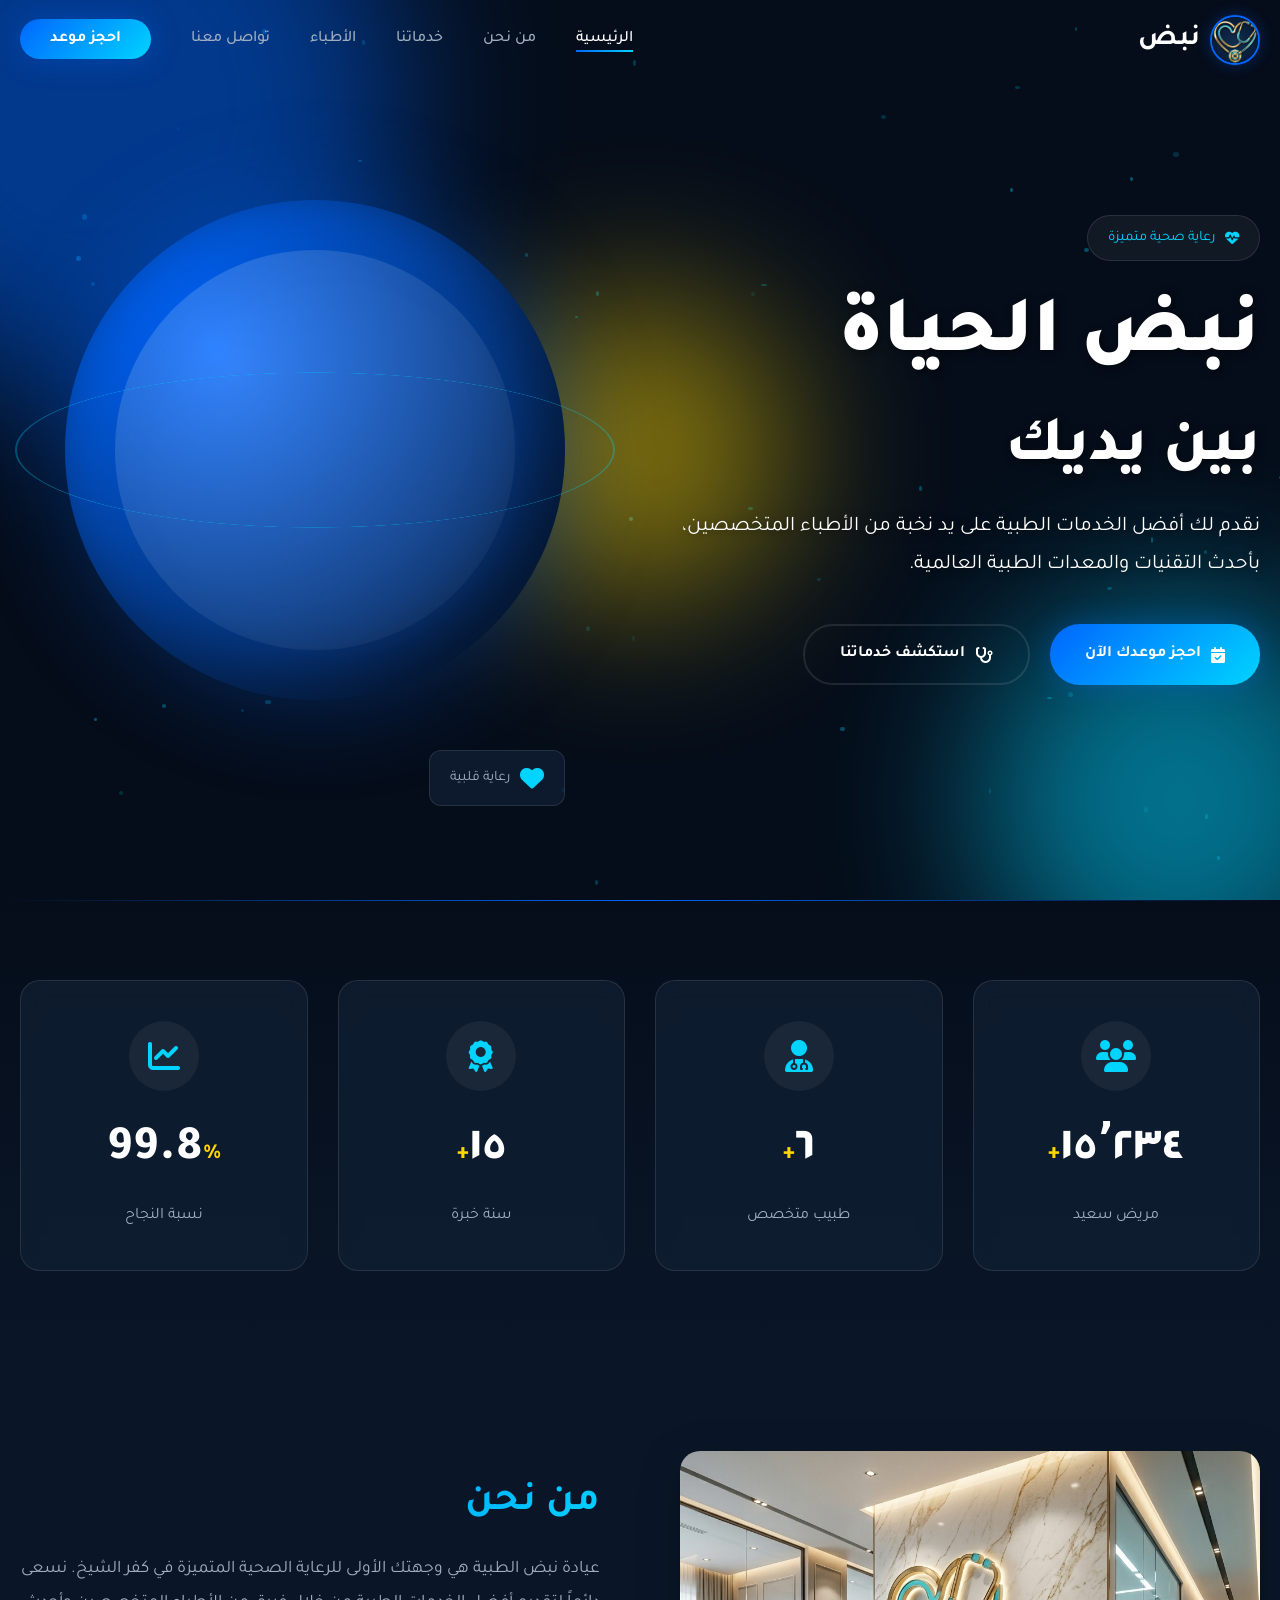
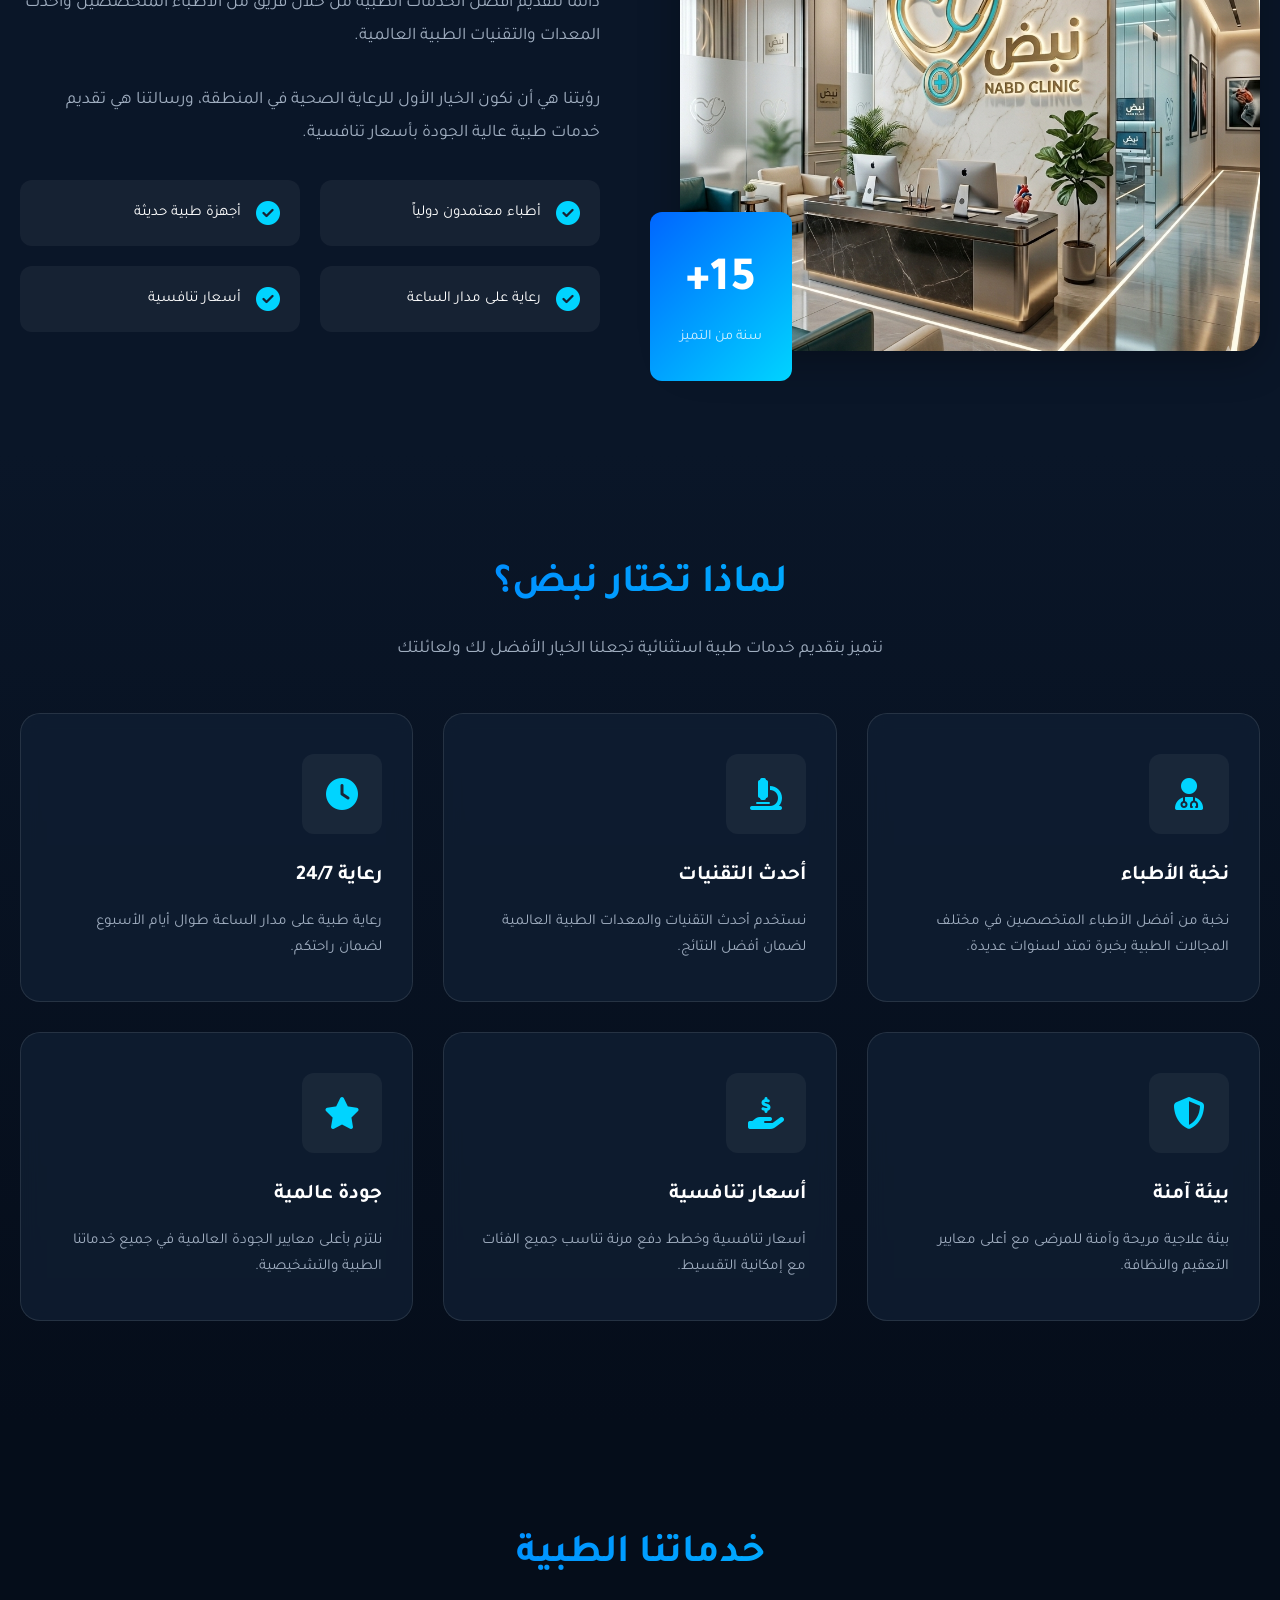
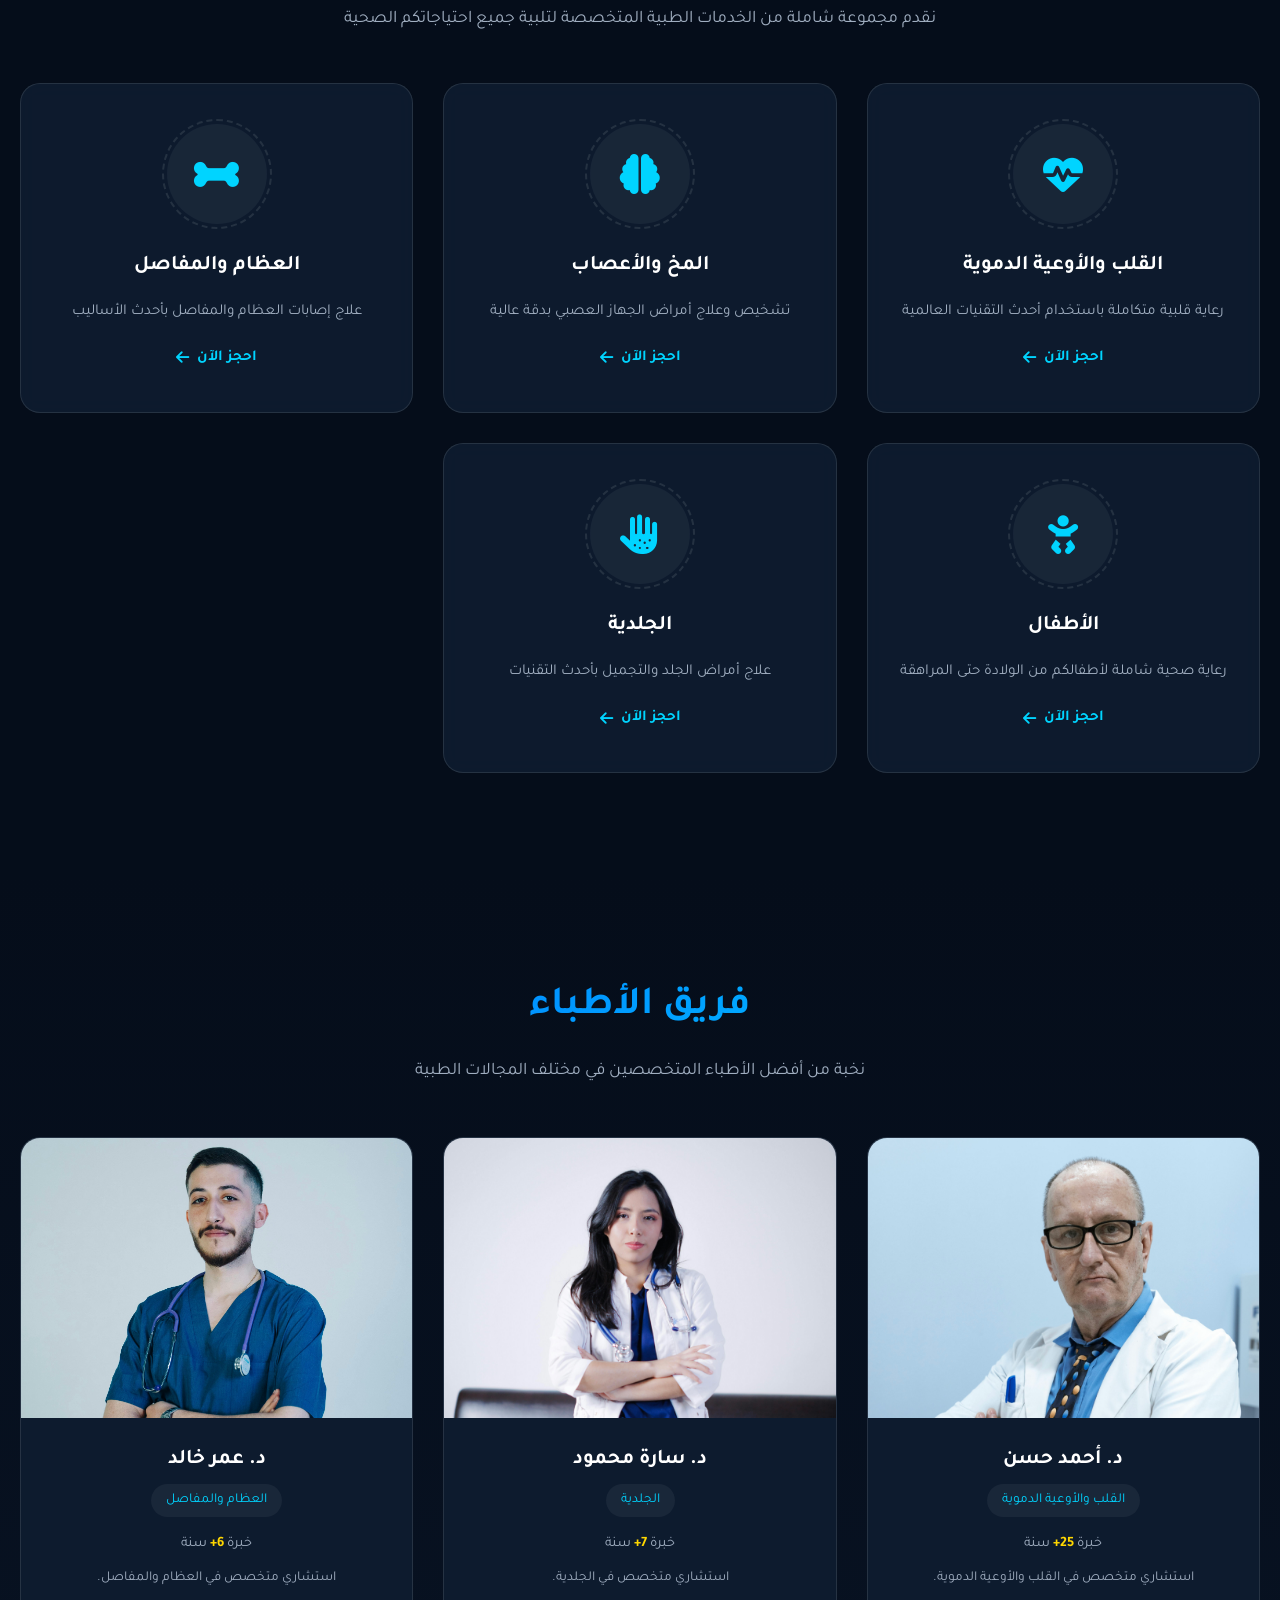
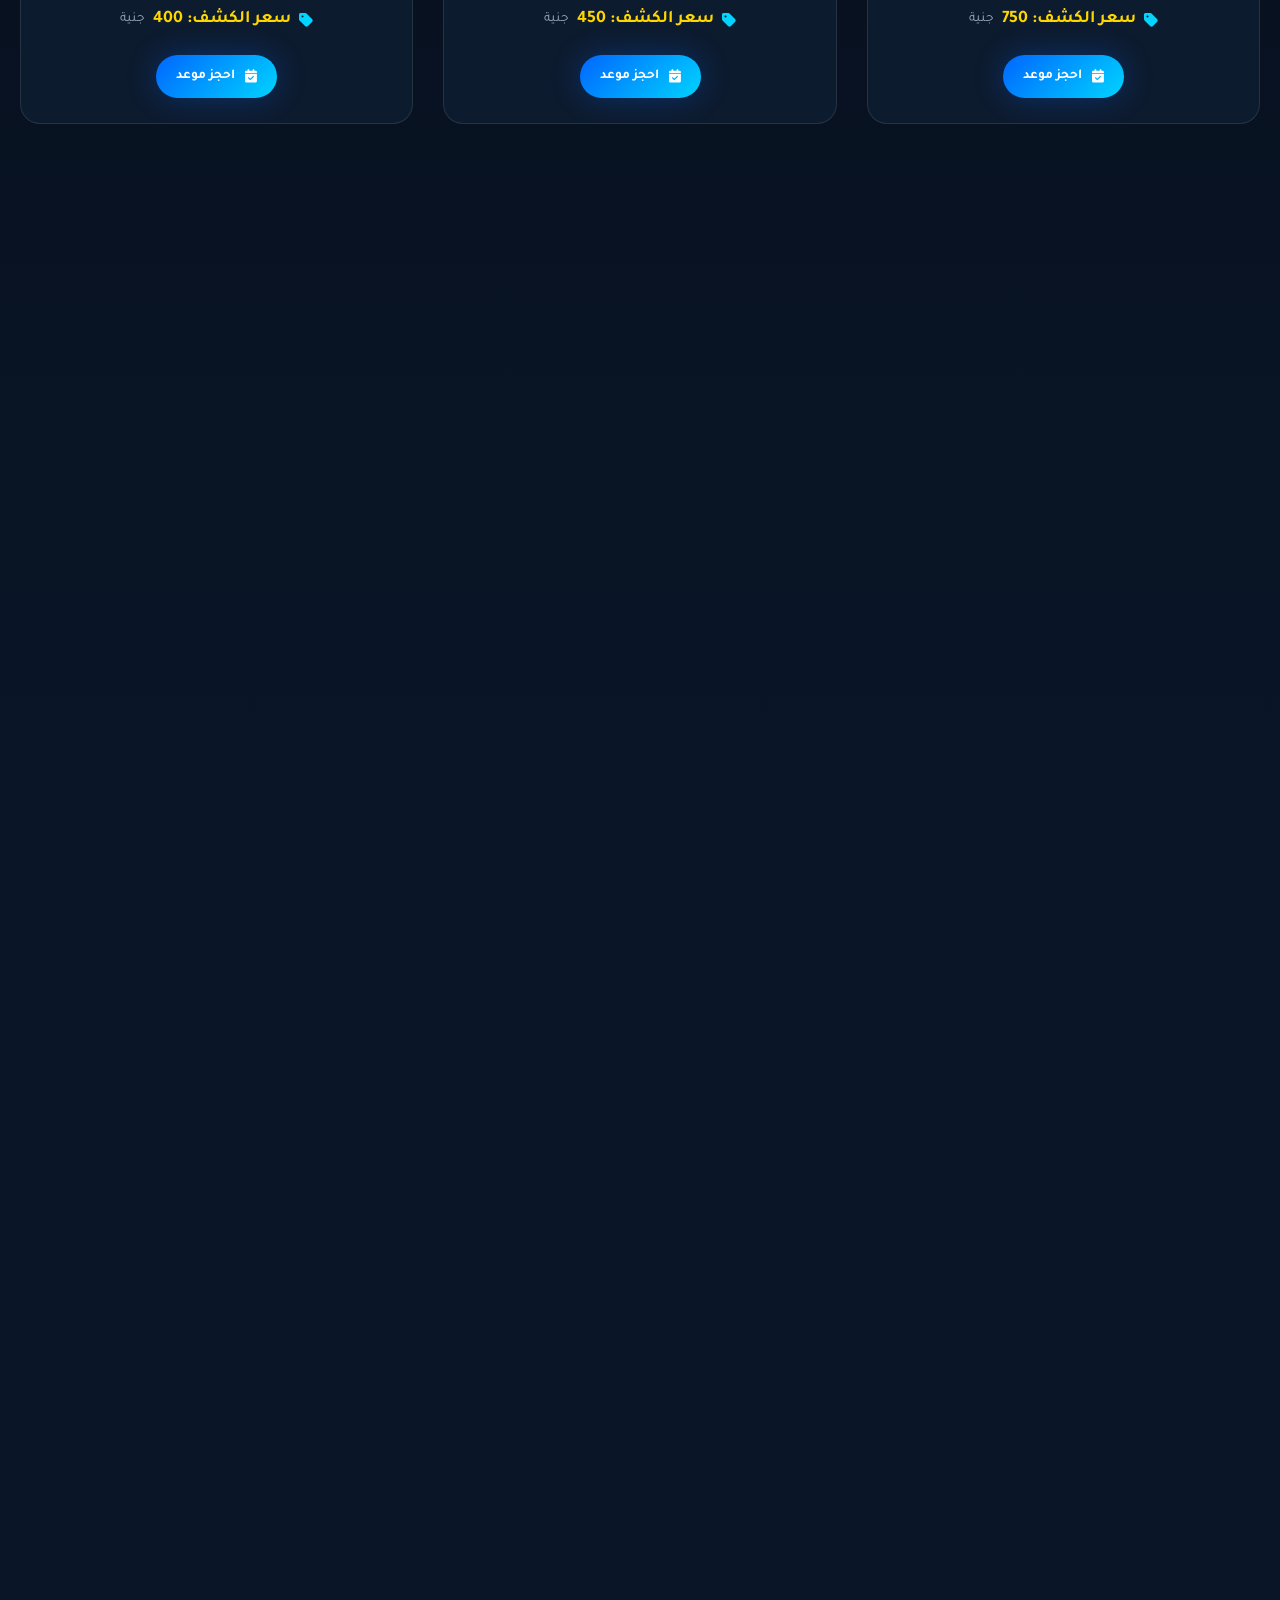
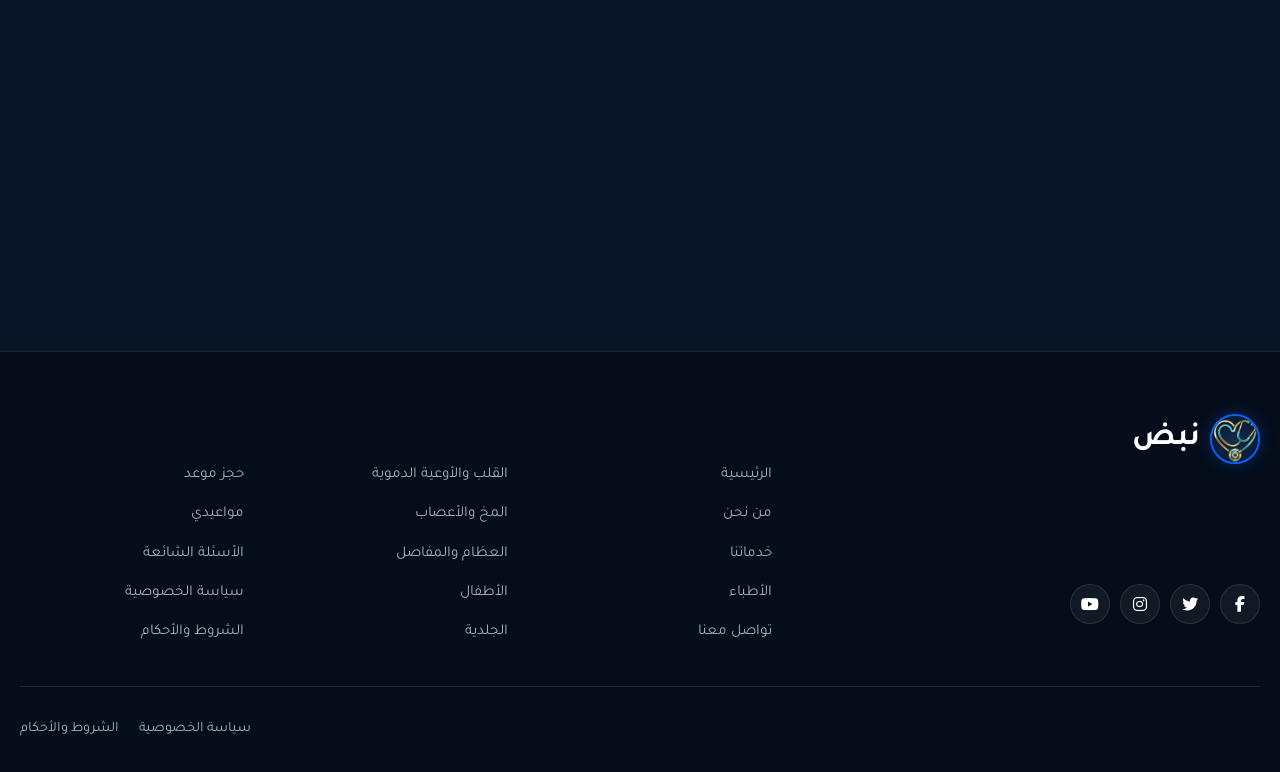
<file: frontend/index.html>
<!DOCTYPE html>
<html lang="ar" dir="rtl">
<head>
  <meta charset="UTF-8">
  <meta name="viewport" content="width=device-width, initial-scale=1.0">
  <meta http-equiv="X-UA-Compatible" content="IE=edge">
  
  <title>نبض | عيادة نبض الطبية</title>
  <meta name="description" content="عيادة نبض الطبية - نبض الحياة بين يديك. رعاية صحية متميزة بأحدث التقنيات ونخبة من الأطباء المتخصصين.">
  <meta name="keywords" content="عيادة, نبض, طبية, أطباء, حجز مواعيد, كفر الشيخ, مصر">
  <meta name="author" content="Nabd Clinic">
  
  <meta property="og:title" content="نبض | عيادة نبض الطبية">
  <meta property="og:description" content="نبض الحياة بين يديك - رعاية صحية متميزة">
  <meta property="og:type" content="website">
  <meta property="og:locale" content="ar_EG">
  
  <link rel="icon" type="image/png" href="images/logo.png">
  <link rel="apple-touch-icon" href="images/logo.png">
  
  <link rel="preconnect" href="https://fonts.googleapis.com">
  <link rel="preconnect" href="https://fonts.gstatic.com" crossorigin>
  <link href="https://fonts.googleapis.com/css2?family=Tajawal:wght@400;500;700;800;900&display=swap" rel="stylesheet">
  <link href="https://fonts.googleapis.com/css2?family=Amiri:wght@400;700&display=swap" rel="stylesheet">
  <link rel="stylesheet" href="https://cdnjs.cloudflare.com/ajax/libs/font-awesome/6.4.0/css/all.min.css">
  
  <link rel="stylesheet" href="style.css">
</head>
<body>
  <!-- Preloader -->
  <div class="preloader" id="preloader">
    <div class="preloader-content">
      <div class="preloader-logo-circle">
        <img src="images/logo.png" alt="نبض">
        <div class="logo-ring"></div>
        <div class="logo-ring ring-2"></div>
        <div class="logo-ring ring-3"></div>
      </div>
      
      <div class="preloader-verse">
        <span class="verse-text">﴿وَإِذَا مَرِضْتُ فَهُوَ يَشْفِينِ﴾</span>
      </div>
      
      <div class="preloader-welcome">
        <span class="welcome-text">أهلاً بكم في عيادة نبض</span>
      </div>
      
      <div class="preloader-bar">
        <div class="preloader-progress"></div>
      </div>
    </div>
  </div>

  <!-- Navigation -->
  <nav class="navbar">
    <div class="container">
      <a href="index.html" class="nav-logo">
        <div class="nav-logo-circle">
          <img src="images/logo.png" alt="نبض">
        </div>
        <span class="nav-logo-text">نبض</span>
      </a>
      
      <ul class="nav-menu">
        <li><a href="#home" class="nav-link active">الرئيسية</a></li>
        <li><a href="#about" class="nav-link">من نحن</a></li>
        <li><a href="#services" class="nav-link">خدماتنا</a></li>
        <li><a href="#doctors" class="nav-link">الأطباء</a></li>
        <li><a href="#contact" class="nav-link">تواصل معنا</a></li>
        <li><a href="booking.html" class="nav-cta">احجز موعد</a></li>
      </ul>
      
      <button class="nav-toggle" aria-label="قائمة التنقل">
        <span></span>
        <span></span>
        <span></span>
      </button>
    </div>
  </nav>

  <!-- Hero Section -->
  <section id="home" class="hero">
    <div class="hero-bg">
      <div class="hero-particles"></div>
      <div class="hero-gradient-orb orb-1"></div>
      <div class="hero-gradient-orb orb-2"></div>
      <div class="hero-gradient-orb orb-3"></div>
    </div>
    
    <div class="container">
      <div class="hero-content" data-entrance>
        <div class="hero-badge hero-animate" data-delay="0">
          <i class="fas fa-heartbeat"></i>
          <span>رعاية صحية متميزة</span>
        </div>
        
        <h1 class="hero-title">
          <span class="hero-title-1 highlight">نبض الحياة</span>
          <span class="hero-title-2">بين يديك</span>
        </h1>
        
        <p class="hero-tagline">
          نقدم لك أفضل الخدمات الطبية على يد نخبة من الأطباء المتخصصين، بأحدث التقنيات والمعدات الطبية العالمية.
        </p>
        
        <div class="hero-buttons hero-animate" data-delay="2800">
          <a href="booking.html" class="btn btn-primary">
            <i class="fas fa-calendar-check"></i>
            احجز موعدك الآن
          </a>
          <a href="#services" class="btn btn-secondary">
            <i class="fas fa-stethoscope"></i>
            استكشف خدماتنا
          </a>
        </div>
      </div>
      
      <div class="hero-visual" data-entrance>
        <div class="hero-3d-container">
          <div class="hero-sphere"></div>
          <div class="hero-sphere-ring"></div>
          
          <div class="hero-floating-cards">
            <div class="floating-card fc-1">
              <i class="fas fa-heart"></i>
              <span>رعاية قلبية</span>
            </div>
            <div class="floating-card fc-2">
              <i class="fas fa-brain"></i>
              <span>أعصاب</span>
            </div>
            <div class="floating-card fc-3">
              <i class="fas fa-bone"></i>
              <span>عظام</span>
            </div>
          </div>
        </div>
      </div>
    </div>
  </section>

  <!-- Stats Section -->
  <section class="stats">
    <div class="container">
      <div class="stats-grid">
        <div class="stat-card" data-aos="fade-up">
          <div class="stat-icon">
            <i class="fas fa-users"></i>
          </div>
          <div class="stat-number" data-count="15234">0<span class="suffix">+</span></div>
          <div class="stat-label">مريض سعيد</div>
        </div>
        
        <div class="stat-card" data-aos="fade-up" data-aos-delay="100">
          <div class="stat-icon">
            <i class="fas fa-user-md"></i>
          </div>
          <div class="stat-number" data-count="6">0<span class="suffix">+</span></div>
          <div class="stat-label">طبيب متخصص</div>
        </div>
        
        <div class="stat-card" data-aos="fade-up" data-aos-delay="200">
          <div class="stat-icon">
            <i class="fas fa-award"></i>
          </div>
          <div class="stat-number" data-count="15">0<span class="suffix">+</span></div>
          <div class="stat-label">سنة خبرة</div>
        </div>
        
        <div class="stat-card" data-aos="fade-up" data-aos-delay="300">
          <div class="stat-icon">
            <i class="fas fa-chart-line"></i>
          </div>
          <div class="stat-number" data-count="99.8">0<span class="suffix">%</span></div>
          <div class="stat-label">نسبة النجاح</div>
        </div>
      </div>
    </div>
  </section>

  <!-- About Section -->
  <section id="about" class="about section">
    <div class="container">
      <div class="about-image" data-aos="fade-left">
        <div class="about-image-main">
          <img src="images/NBD.jpg" alt="عيادة نبض" onerror="this.src='https://images.unsplash.com/photo-1631217868264-e5b90bb7e082?w=600&h=500&fit=crop'">
        </div>
        <div class="about-image-badge">
          <span class="number">15+</span>
          <span class="text">سنة من التميز</span>
        </div>
      </div>
      
      <div class="about-content" data-aos="fade-right">
        <h2 class="section-title animate-text">من نحن</h2>
        <p class="about-text animate-text">
          عيادة نبض الطبية هي وجهتك الأولى للرعاية الصحية المتميزة في كفر الشيخ. 
          نسعى دائماً لتقديم أفضل الخدمات الطبية من خلال فريق من الأطباء المتخصصين 
          وأحدث المعدات والتقنيات الطبية العالمية.
        </p>
        <p class="about-text animate-text">
          رؤيتنا هي أن نكون الخيار الأول للرعاية الصحية في المنطقة، 
          ورسالتنا هي تقديم خدمات طبية عالية الجودة بأسعار تنافسية.
        </p>
        
        <div class="about-features">
          <div class="about-feature animate-text">
            <i class="fas fa-check-circle"></i>
            <span>أطباء معتمدون دولياً</span>
          </div>
          <div class="about-feature animate-text">
            <i class="fas fa-check-circle"></i>
            <span>أجهزة طبية حديثة</span>
          </div>
          <div class="about-feature animate-text">
            <i class="fas fa-check-circle"></i>
            <span>رعاية على مدار الساعة</span>
          </div>
          <div class="about-feature animate-text">
            <i class="fas fa-check-circle"></i>
            <span>أسعار تنافسية</span>
          </div>
        </div>
      </div>
    </div>
  </section>

  <!-- Why Choose Us -->
  <section class="why-us section">
    <div class="container">
      <div class="text-center">
        <h2 class="section-title animate-text" data-aos="fade-up">لماذا تختار نبض؟</h2>
        <p class="section-subtitle animate-text" data-aos="fade-up" data-aos-delay="100">
          نتميز بتقديم خدمات طبية استثنائية تجعلنا الخيار الأفضل لك ولعائلتك
        </p>
      </div>
      
      <div class="why-us-grid">
        <div class="why-card" data-aos="fade-up">
          <div class="why-icon">
            <i class="fas fa-user-md"></i>
          </div>
          <h3 class="why-title animate-text">نخبة الأطباء</h3>
          <p class="why-description animate-text">
            نخبة من أفضل الأطباء المتخصصين في مختلف المجالات الطبية بخبرة تمتد لسنوات عديدة.
          </p>
        </div>
        
        <div class="why-card" data-aos="fade-up" data-aos-delay="100">
          <div class="why-icon">
            <i class="fas fa-microscope"></i>
          </div>
          <h3 class="why-title animate-text">أحدث التقنيات</h3>
          <p class="why-description animate-text">
            نستخدم أحدث التقنيات والمعدات الطبية العالمية لضمان أفضل النتائج.
          </p>
        </div>
        
        <div class="why-card" data-aos="fade-up" data-aos-delay="200">
          <div class="why-icon">
            <i class="fas fa-clock"></i>
          </div>
          <h3 class="why-title animate-text">رعاية 24/7</h3>
          <p class="why-description animate-text">
            رعاية طبية على مدار الساعة طوال أيام الأسبوع لضمان راحتكم.
          </p>
        </div>
        
        <div class="why-card" data-aos="fade-up" data-aos-delay="300">
          <div class="why-icon">
            <i class="fas fa-shield-alt"></i>
          </div>
          <h3 class="why-title animate-text">بيئة آمنة</h3>
          <p class="why-description animate-text">
            بيئة علاجية مريحة وآمنة للمرضى مع أعلى معايير التعقيم والنظافة.
          </p>
        </div>
        
        <div class="why-card" data-aos="fade-up" data-aos-delay="400">
          <div class="why-icon">
            <i class="fas fa-hand-holding-usd"></i>
          </div>
          <h3 class="why-title animate-text">أسعار تنافسية</h3>
          <p class="why-description animate-text">
            أسعار تنافسية وخطط دفع مرنة تناسب جميع الفئات مع إمكانية التقسيط.
          </p>
        </div>
        
        <div class="why-card" data-aos="fade-up" data-aos-delay="500">
          <div class="why-icon">
            <i class="fas fa-star"></i>
          </div>
          <h3 class="why-title animate-text">جودة عالمية</h3>
          <p class="why-description animate-text">
            نلتزم بأعلى معايير الجودة العالمية في جميع خدماتنا الطبية والتشخيصية.
          </p>
        </div>
      </div>
    </div>
  </section>

  <!-- Services Section -->
  <section id="services" class="services section">
    <div class="container">
      <div class="text-center">
        <h2 class="section-title animate-text" data-aos="fade-up">خدماتنا الطبية</h2>
        <p class="section-subtitle animate-text" data-aos="fade-up" data-aos-delay="100">
          نقدم مجموعة شاملة من الخدمات الطبية المتخصصة لتلبية جميع احتياجاتكم الصحية
        </p>
      </div>
      
      <div class="services-grid" id="services-container">
      </div>
    </div>
  </section>

  <!-- Doctors Section -->
  <section id="doctors" class="doctors section">
    <div class="container">
      <div class="text-center">
        <h2 class="section-title animate-text" data-aos="fade-up">فريق الأطباء</h2>
        <p class="section-subtitle animate-text" data-aos="fade-up" data-aos-delay="100">
          نخبة من أفضل الأطباء المتخصصين في مختلف المجالات الطبية
        </p>
      </div>
      
      <div class="doctors-grid" id="doctors-container">
      </div>
    </div>
  </section>

  <!-- Contact Section -->
  <section id="contact" class="contact section">
    <div class="container">
      <div class="text-center">
        <h2 class="section-title animate-text" data-aos="fade-up">تواصل معنا</h2>
        <p class="section-subtitle animate-text" data-aos="fade-up" data-aos-delay="100">
          نسعد بتواصلكم معنا في أي وقت للإجابة على استفساراتكم
        </p>
      </div>
      
      <div class="contact-content">
        <div class="contact-info" data-aos="fade-right">
          <div class="contact-item">
            <div class="contact-item-icon">
              <i class="fas fa-map-marker-alt"></i>
            </div>
            <div class="contact-item-content">
              <h4>العنوان</h4>
              <p>مصر، كفر الشيخ، شارع الجيش، خلف كلية الذكاء الاصطناعي</p>
            </div>
          </div>
          
          <div class="contact-item">
            <div class="contact-item-icon">
              <i class="fas fa-phone-alt"></i>
            </div>
            <div class="contact-item-content">
              <h4>الهاتف</h4>
              <p>
                <a href="tel:01012345678">01012345678</a><br>
                <a href="tel:01287654321">01287654321</a>
              </p>
            </div>
          </div>
          
          <div class="contact-item">
            <div class="contact-item-icon">
              <i class="fas fa-envelope"></i>
            </div>
            <div class="contact-item-content">
              <h4>البريد الإلكتروني</h4>
              <p>
                <a href="mailto:info@nabd-clinic.com">info@nabd-clinic.com</a><br>
                <a href="mailto:contact@nabd-eg.com">contact@nabd-eg.com</a>
              </p>
            </div>
          </div>
          
          <div class="contact-item">
            <div class="contact-item-icon">
              <i class="fas fa-clock"></i>
            </div>
            <div class="contact-item-content">
              <h4>ساعات العمل</h4>
              <p>
                السبت - الخميس: 9:00 ص - 9:00 م<br>
                الجمعة: 4:00 م - 9:00 م
              </p>
            </div>
          </div>
          
          <div class="contact-social">
            <a href="#" aria-label="فيسبوك">
              <i class="fab fa-facebook-f"></i>
            </a>
            <a href="#" aria-label="تويتر">
              <i class="fab fa-twitter"></i>
            </a>
            <a href="#" aria-label="انستجرام">
              <i class="fab fa-instagram"></i>
            </a>
            <a href="#" aria-label="واتساب">
              <i class="fab fa-whatsapp"></i>
            </a>
          </div>
        </div>
        
        <div class="contact-map" data-aos="fade-left">
          <iframe 
            src="https://www.google.com/maps/embed/v1/place?key=AIzaSyBFw0Qbyq9zTFTd-tUY6dZWTgaQzuU17R8&amp;q=كلية+الذكاء+الاصطناعي+جامعة+كفر+الشيخ&amp;language=ar"
            width="100%" 
            height="100%" 
            style="border:0; border-radius: 16px;" 
            allowfullscreen=""
            loading="lazy"
            title="موقع عيادة نبض الطبية - كفر الشيخ - كلية الذكاء الاصطناعي">
          </iframe>
          <div class="map-overlay-btn">
            <a href="https://www.google.com/maps/search/?api=1&amp;query=كلية+الذكاء+الاصطناعي+جامعة+كفر+الشيخ" target="_blank" class="btn btn-secondary btn-sm">
              <i class="fas fa-map-marked-alt"></i>
              فتح في خرائط جوجل
            </a>
          </div>
        </div>
      </div>
    </div>
  </section>

  <!-- Footer -->
  <footer class="footer">
    <div class="container">
      <div class="footer-content">
        <div class="footer-brand">
          <div class="footer-logo">
            <div class="nav-logo-circle">
              <img src="images/logo.png" alt="نبض">
            </div>
            <span>نبض</span>
          </div>
          <p class="footer-description">
            عيادة نبض الطبية - نبض الحياة بين يديك. نقدم رعاية صحية متميزة 
            بأحدث التقنيات ونخبة من الأطباء المتخصصين.
          </p>
          <div class="footer-social">
            <a href="#" aria-label="فيسبوك"><i class="fab fa-facebook-f"></i></a>
            <a href="#" aria-label="تويتر"><i class="fab fa-twitter"></i></a>
            <a href="#" aria-label="انستجرام"><i class="fab fa-instagram"></i></a>
            <a href="#" aria-label="يوتيوب"><i class="fab fa-youtube"></i></a>
          </div>
        </div>
        
        <div class="footer-links">
          <h4>روابط سريعة</h4>
          <ul>
            <li><a href="#home">الرئيسية</a></li>
            <li><a href="#about">من نحن</a></li>
            <li><a href="#services">خدماتنا</a></li>
            <li><a href="#doctors">الأطباء</a></li>
            <li><a href="#contact">تواصل معنا</a></li>
          </ul>
        </div>
        
        <div class="footer-links">
          <h4>الخدمات</h4>
          <ul>
            <li><a href="#">القلب والأوعية الدموية</a></li>
            <li><a href="#">المخ والأعصاب</a></li>
            <li><a href="#">العظام والمفاصل</a></li>
            <li><a href="#">الأطفال</a></li>
            <li><a href="#">الجلدية</a></li>
          </ul>
        </div>
        
        <div class="footer-links">
          <h4>الدعم</h4>
          <ul>
            <li><a href="booking.html">حجز موعد</a></li>
            <li><a href="appointments.html">مواعيدي</a></li>
            <li><a href="#">الأسئلة الشائعة</a></li>
            <li><a href="#">سياسة الخصوصية</a></li>
            <li><a href="#">الشروط والأحكام</a></li>
          </ul>
        </div>
      </div>
      
      <div class="footer-bottom">
        <p class="footer-copyright">
          © 2026 عيادة نبض الطبية. جميع الحقوق محفوظة.
        </p>
        <div class="footer-legal">
          <a href="#">سياسة الخصوصية</a>
          <a href="#">الشروط والأحكام</a>
        </div>
      </div>
    </div>
  </footer>

  <script src="data.js"></script>
  <script src="main.js"></script>
</body>
</html>
</file>
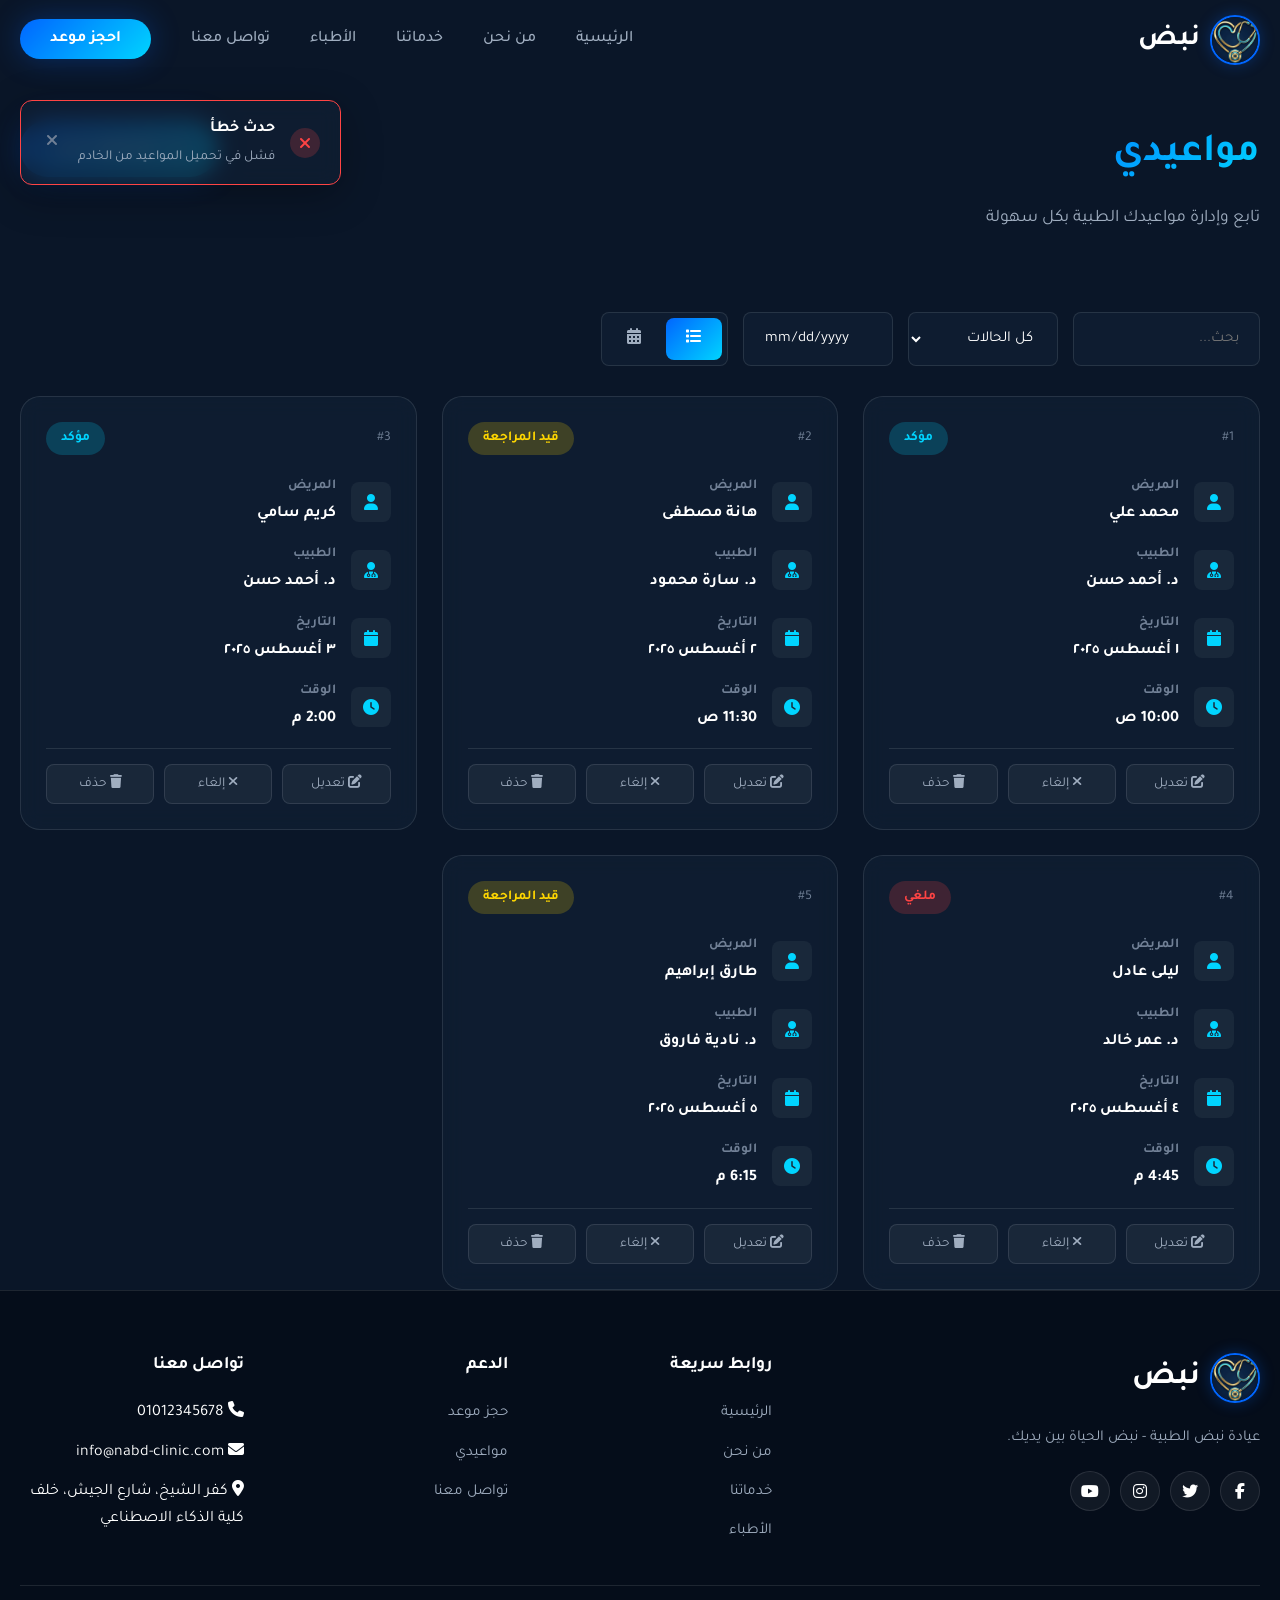
<file: frontend/appointments.html>
<!DOCTYPE html>
<html lang="ar" dir="rtl">
<head>
  <meta charset="UTF-8">
  <meta name="viewport" content="width=device-width, initial-scale=1.0">
  <meta http-equiv="X-UA-Compatible" content="IE=edge">
  
  <title>مواعيدي | نبض</title>
  <meta name="description" content="إدارة مواعيدك في عيادة نبض الطبية">
  
  <link rel="icon" type="image/png" href="images/logo.png">
  <link rel="apple-touch-icon" href="images/logo.png">
  
  <link rel="preconnect" href="https://fonts.googleapis.com">
  <link rel="preconnect" href="https://fonts.gstatic.com" crossorigin>
  <link href="https://fonts.googleapis.com/css2?family=Tajawal:wght@400;500;700;800;900&display=swap" rel="stylesheet">
  <link href="https://fonts.googleapis.com/css2?family=Amiri:wght@400;700&display=swap" rel="stylesheet">
  <link rel="stylesheet" href="https://cdnjs.cloudflare.com/ajax/libs/font-awesome/6.4.0/css/all.min.css">
  
  <link rel="stylesheet" href="style.css">
</head>
<body>
  <!-- Navigation -->
  <nav class="navbar scrolled">
    <div class="container">
      <a href="index.html" class="nav-logo">
        <div class="nav-logo-circle">
          <img src="images/logo.png" alt="نبض">
        </div>
        <span class="nav-logo-text">نبض</span>
      </a>
      
      <ul class="nav-menu">
        <li><a href="index.html" class="nav-link">الرئيسية</a></li>
        <li><a href="index.html#about" class="nav-link">من نحن</a></li>
        <li><a href="index.html#services" class="nav-link">خدماتنا</a></li>
        <li><a href="index.html#doctors" class="nav-link">الأطباء</a></li>
        <li><a href="index.html#contact" class="nav-link">تواصل معنا</a></li>
        <li><a href="booking.html" class="nav-cta">احجز موعد</a></li>
      </ul>
      
      <button class="nav-toggle" aria-label="قائمة التنقل">
        <span></span>
        <span></span>
        <span></span>
      </button>
    </div>
  </nav>

  <!-- Appointments Page -->
  <section class="appointments-page">
    <div class="container">
      <!-- Header -->
      <div class="appointments-header" data-aos="fade-up">
        <div>
          <h1 class="section-title animate-text">مواعيدي</h1>
          <p class="section-subtitle animate-text">تابع وإدارة مواعيدك الطبية بكل سهولة</p>
        </div>
        
        <a href="booking.html" class="btn btn-primary">
          <i class="fas fa-plus"></i>
          حجز موعد جديد
        </a>
      </div>
      
      <!-- Filters -->
      <div class="appointments-filters" data-aos="fade-up" data-aos-delay="100">
        <input 
          type="text" 
          class="filter-input" 
          id="search-input" 
          placeholder="بحث..."
        >
        
        <select class="filter-input" id="status-filter">
          <option value="">كل الحالات</option>
          <option value="Pending">قيد المراجعة</option>
          <option value="Confirmed">مؤكد</option>
          <option value="Cancelled">ملغي</option>
        </select>
        
        <input 
          type="date" 
          class="filter-input" 
          id="date-filter"
        >
        
        <div class="view-toggle">
          <button class="view-btn active" data-view="list" aria-label="عرض القائمة">
            <i class="fas fa-list"></i>
          </button>
          <button class="view-btn" data-view="calendar" aria-label="عرض التقويم">
            <i class="fas fa-calendar-alt"></i>
          </button>
        </div>
      </div>
      
      <!-- List View -->
      <div class="appointments-list" id="appointments-list">
        <div class="appointments-grid" id="appointments-container">
          <!-- Appointments will be loaded here -->
        </div>
      </div>
      
      <!-- Calendar View -->
      <div class="appointments-calendar hidden" id="appointments-calendar">
        <div class="calendar-header">
          <h3 class="calendar-title" id="calendar-title"></h3>
          <div class="calendar-nav">
            <button id="prev-month" aria-label="الشهر السابق">
              <i class="fas fa-chevron-right"></i>
            </button>
            <button id="next-month" aria-label="الشهر التالي">
              <i class="fas fa-chevron-left"></i>
            </button>
          </div>
        </div>
        <div class="calendar-grid" id="calendar-grid">
          <!-- Calendar will be rendered here -->
        </div>
      </div>
      
      <!-- Empty State -->
      <div class="empty-state hidden" id="empty-state">
        <i class="fas fa-calendar-times"></i>
        <h3>لا توجد مواعيد</h3>
        <p>لم تقم بحجز أي مواعيد بعد. ابدأ الآن بحجز موعدك الأول!</p>
        <a href="booking.html" class="btn btn-primary">
          <i class="fas fa-plus"></i>
          حجز موعد جديد
        </a>
      </div>
      
      <!-- Loading State -->
      <div class="loading-state" id="loading-state">
        <div class="spinner-large"></div>
        <p>جاري تحميل المواعيد...</p>
      </div>
    </div>
  </section>

  <!-- Edit Modal -->
  <div class="modal-overlay" id="edit-modal">
    <div class="modal">
      <div class="modal-header">
        <h3 class="modal-title">تعديل الموعد</h3>
        <button class="modal-close">
          <i class="fas fa-times"></i>
        </button>
      </div>
      <div class="modal-body">
        <form id="edit-form">
          <input type="hidden" name="appointmentId" id="edit-appointment-id">
          
          <div class="form-group">
            <label class="form-label">التاريخ</label>
            <input type="date" name="date" class="form-input" id="edit-date" required>
          </div>
          
          <div class="form-group">
            <label class="form-label">الوقت</label>
            <select name="time" class="form-select" id="edit-time" required>
              <!-- Time options will be loaded -->
            </select>
          </div>
          
          <div class="form-group">
            <label class="form-label">الحالة</label>
            <select name="status" class="form-select" id="edit-status">
              <option value="Pending">قيد المراجعة</option>
              <option value="Confirmed">مؤكد</option>
              <option value="Cancelled">ملغي</option>
            </select>
          </div>
        </form>
      </div>
      <div class="modal-footer">
        <button class="btn btn-secondary" data-action="cancel">إلغاء</button>
        <button class="btn btn-primary" data-action="save">حفظ التغييرات</button>
      </div>
    </div>
  </div>

  <!-- Footer -->
  <footer class="footer">
    <div class="container">
      <div class="footer-content">
        <div class="footer-brand">
          <div class="footer-logo">
            <div class="nav-logo-circle">
              <img src="images/logo.png" alt="نبض">
            </div>
            <span>نبض</span>
          </div>
          <p class="footer-description">
            عيادة نبض الطبية - نبض الحياة بين يديك.
          </p>
          <div class="footer-social">
            <a href="#" aria-label="فيسبوك"><i class="fab fa-facebook-f"></i></a>
            <a href="#" aria-label="توي터"><i class="fab fa-twitter"></i></a>
            <a href="#" aria-label="انستجرام"><i class="fab fa-instagram"></i></a>
            <a href="#" aria-label="يوتيوب"><i class="fab fa-youtube"></i></a>
          </div>
        </div>
        
        <div class="footer-links">
          <h4>روابط سريعة</h4>
          <ul>
            <li><a href="index.html">الرئيسية</a></li>
            <li><a href="index.html#about">من نحن</a></li>
            <li><a href="index.html#services">خدماتنا</a></li>
            <li><a href="index.html#doctors">الأطباء</a></li>
          </ul>
        </div>
        
        <div class="footer-links">
          <h4>الدعم</h4>
          <ul>
            <li><a href="booking.html">حجز موعد</a></li>
            <li><a href="appointments.html">مواعيدي</a></li>
            <li><a href="index.html#contact">تواصل معنا</a></li>
          </ul>
        </div>
        
        <div class="footer-links">
          <h4>تواصل معنا</h4>
          <ul>
            <li><i class="fas fa-phone"></i> 01012345678</li>
            <li><i class="fas fa-envelope"></i> info@nabd-clinic.com</li>
            <li><i class="fas fa-map-marker-alt"></i> كفر الشيخ، شارع الجيش، خلف كلية الذكاء الاصطناعي</li>
          </ul>
        </div>
      </div>
      
      <div class="footer-bottom">
        <p class="footer-copyright">
          © 2026 عيادة نبض الطبية. جميع الحقوق محفوظة.
        </p>
      </div>
    </div>
  </footer>

  <script src="data.js"></script>
  <script src="main.js"></script>
  <script>
    // Appointments Page Logic
    (function() {
      let appointments = [];
      let currentView = 'list';
      let currentDate = new Date();
      let filteredAppointments = [];
      
      // DOM Elements
      const listContainer = document.getElementById('appointments-container');
      const calendarContainer = document.getElementById('calendar-grid');
      const listView = document.getElementById('appointments-list');
      const calendarView = document.getElementById('appointments-calendar');
      const emptyState = document.getElementById('empty-state');
      const loadingState = document.getElementById('loading-state');
      const searchInput = document.getElementById('search-input');
      const statusFilter = document.getElementById('status-filter');
      const dateFilter = document.getElementById('date-filter');
      const viewButtons = document.querySelectorAll('.view-btn');
      const editModal = document.getElementById('edit-modal');
      
      // Initialize
      document.addEventListener('DOMContentLoaded', () => {
        loadAppointments();
        initFilters();
        initViewToggle();
        initCalendarNav();
        initEditModal();
      });
      
      // Load appointments from API
      async function loadAppointments() {
        showLoading(true);
        
        try {
          appointments = await NabdClinic.API.appointments.getAll();
          filteredAppointments = [...appointments];
          renderAppointments();
        } catch (error) {
          console.error('Error loading appointments:', error);
          NabdClinic.Toast.error('فشل في تحميل المواعيد من الخادم');
          // Fallback to mock data for demo
          appointments = [
            { id: 1, date: '2025-08-01', time: '10:00', status: 'Confirmed', patientName: 'محمد علي', doctorName: 'د. أحمد حسن', doctorId: 1, patientId: 1 },
            { id: 2, date: '2025-08-02', time: '11:30', status: 'Pending', patientName: 'هانة مصطفى', doctorName: 'د. سارة محمود', doctorId: 2, patientId: 2 },
            { id: 3, date: '2025-08-03', time: '14:00', status: 'Confirmed', patientName: 'كريم سامي', doctorName: 'د. أحمد حسن', doctorId: 1, patientId: 3 },
            { id: 4, date: '2025-08-04', time: '16:45', status: 'Cancelled', patientName: 'ليلى عادل', doctorName: 'د. عمر خالد', doctorId: 3, patientId: 4 },
            { id: 5, date: '2025-08-05', time: '18:15', status: 'Pending', patientName: 'طارق إبراهيم', doctorName: 'د. نادية فاروق', doctorId: 4, patientId: 5 },
          ];
          filteredAppointments = [...appointments];
          renderAppointments();
        } finally {
          showLoading(false);
        }
      }
      
      // Show/hide loading
      function showLoading(show) {
        if (loadingState) loadingState.classList.toggle('hidden', !show);
        if (listView) listView.classList.toggle('hidden', show || currentView !== 'list');
        if (calendarView) calendarView.classList.toggle('hidden', show || currentView !== 'calendar');
      }
      
      // Render appointments based on current view
      function renderAppointments() {
        if (filteredAppointments.length === 0) {
          showEmptyState(true);
          return;
        }
        
        showEmptyState(false);
        
        if (currentView === 'list') {
          renderListView();
        } else {
          renderCalendarView();
        }
      }
      
      // Show/hide empty state
      function showEmptyState(show) {
        if (emptyState) emptyState.classList.toggle('hidden', !show);
        if (listView) listView.classList.toggle('hidden', show || currentView !== 'list');
        if (calendarView) calendarView.classList.toggle('hidden', show || currentView !== 'calendar');
      }
      
      // Render list view
      function renderListView() {
        listContainer.innerHTML = filteredAppointments.map(apt => createAppointmentCard(apt)).join('');
        attachCardHandlers();
      }
      
      // Create appointment card HTML
      function createAppointmentCard(apt) {
        const statusLabels = {
          'Pending': 'قيد المراجعة',
          'Confirmed': 'مؤكد',
          'Cancelled': 'ملغي',
        };
        
        return `
          <div class="appointment-card" data-id="${apt.id}">
            <div class="appointment-header">
              <span class="appointment-id">#${apt.id}</span>
              <span class="appointment-status status-${apt.status.toLowerCase()}">
                ${statusLabels[apt.status] || apt.status}
              </span>
            </div>
            
            <div class="appointment-body">
              <div class="appointment-info">
                <i class="fas fa-user"></i>
                <div class="appointment-info-text">
                  <h5>المريض</h5>
                  <p>${apt.patientName || 'غير محدد'}</p>
                </div>
              </div>
              
              <div class="appointment-info">
                <i class="fas fa-user-md"></i>
                <div class="appointment-info-text">
                  <h5>الطبيب</h5>
                  <p>${apt.doctorName || 'غير محدد'}</p>
                </div>
              </div>
              
              <div class="appointment-info">
                <i class="fas fa-calendar"></i>
                <div class="appointment-info-text">
                  <h5>التاريخ</h5>
                  <p>${NabdClinic.Utils.formatDate(apt.date)}</p>
                </div>
              </div>
              
              <div class="appointment-info">
                <i class="fas fa-clock"></i>
                <div class="appointment-info-text">
                  <h5>الوقت</h5>
                  <p>${NabdClinic.Utils.formatTime(apt.time)}</p>
                </div>
              </div>
            </div>
            
            <div class="appointment-actions">
              <button class="btn-edit" data-id="${apt.id}">
                <i class="fas fa-edit"></i>
                تعديل
              </button>
              <button class="btn-cancel" data-id="${apt.id}">
                <i class="fas fa-times"></i>
                إلغاء
              </button>
              <button class="btn-delete" data-id="${apt.id}">
                <i class="fas fa-trash"></i>
                حذف
              </button>
            </div>
          </div>
        `;
      }
      
      // Attach click handlers to cards
      function attachCardHandlers() {
        document.querySelectorAll('.btn-edit').forEach(btn => {
          btn.addEventListener('click', () => openEditModal(btn.dataset.id));
        });
        
        document.querySelectorAll('.btn-cancel').forEach(btn => {
          btn.addEventListener('click', () => cancelAppointment(btn.dataset.id));
        });
        
        document.querySelectorAll('.btn-delete').forEach(btn => {
          btn.addEventListener('click', () => handleDeleteAppointment(btn.dataset.id));
        });
      }
      
      // Render calendar view
      function renderCalendarView() {
        const year = currentDate.getFullYear();
        const month = currentDate.getMonth();
        
        const titleEl = document.getElementById('calendar-title');
        if (titleEl) titleEl.textContent = CalendarUtils.formatMonthYear(year, month);
        
        const firstDay = CalendarUtils.getFirstDayOfMonth(year, month);
        const daysInMonth = CalendarUtils.getDaysInMonth(year, month);
        const dayNames = CalendarUtils.getDayNames();
        
        let html = dayNames.map(day => 
          `<div class="calendar-day-header">${day}</div>`
        ).join('');
        
        // Previous month days
        const prevMonthDays = CalendarUtils.getDaysInMonth(year, month - 1);
        for (let i = firstDay - 1; i >= 0; i--) {
          html += `<div class="calendar-day other-month"><span class="calendar-day-number">${prevMonthDays - i}</span></div>`;
        }
        
        // Current month days
        for (let day = 1; day <= daysInMonth; day++) {
          const dateStr = `${year}-${(month + 1).toString().padStart(2, '0')}-${day.toString().padStart(2, '0')}`;
          const dayAppointments = appointments.filter(a => a.date === dateStr);
          const isToday = CalendarUtils.isToday(new Date(year, month, day));
          
          html += `
            <div class="calendar-day ${isToday ? 'today' : ''} ${dayAppointments.length > 0 ? 'has-appointments' : ''}" 
                 data-date="${dateStr}">
              <span class="calendar-day-number">${day}</span>
              ${dayAppointments.length > 0 ? `<span class="calendar-appointments-count">${dayAppointments.length}</span>` : ''}
            </div>
          `;
        }
        
        // Next month days
        const remainingDays = (7 - ((firstDay + daysInMonth) % 7)) % 7;
        for (let day = 1; day <= remainingDays; day++) {
          html += `<div class="calendar-day other-month"><span class="calendar-day-number">${day}</span></div>`;
        }
        
        calendarContainer.innerHTML = html;
        
        // Add click handlers for days
        calendarContainer.querySelectorAll('.calendar-day:not(.other-month)').forEach(dayEl => {
          dayEl.addEventListener('click', () => {
            const date = dayEl.dataset.date;
            filterByDate(date);
          });
        });
      }
      
      // Filter by date
      function filterByDate(date) {
        if (dateFilter) dateFilter.value = date;
        applyFilters();
        switchView('list');
      }
      
      // Initialize filters
      function initFilters() {
        if (searchInput) searchInput.addEventListener('input', NabdClinic.Utils.debounce(applyFilters, 300));
        if (statusFilter) statusFilter.addEventListener('change', applyFilters);
        if (dateFilter) dateFilter.addEventListener('change', applyFilters);
      }
      
      // Apply filters
      function applyFilters() {
        const search = searchInput.value.toLowerCase();
        const status = statusFilter.value;
        const date = dateFilter.value;
        
        filteredAppointments = appointments.filter(apt => {
          const matchesSearch = !search || 
            apt.patientName?.toLowerCase().includes(search) ||
            apt.doctorName?.toLowerCase().includes(search) ||
            apt.id.toString().includes(search);
          
          const matchesStatus = !status || apt.status === status;
          const matchesDate = !date || apt.date === date;
          
          return matchesSearch && matchesStatus && matchesDate;
        });
        
        renderAppointments();
      }
      
      // Initialize view toggle
      function initViewToggle() {
        viewButtons.forEach(btn => {
          btn.addEventListener('click', () => {
            switchView(btn.dataset.view);
          });
        });
      }
      
      // Switch view
      function switchView(view) {
        currentView = view;
        
        viewButtons.forEach(btn => {
          btn.classList.toggle('active', btn.dataset.view === view);
        });
        
        if (listView) listView.classList.toggle('hidden', view !== 'list');
        if (calendarView) calendarView.classList.toggle('hidden', view !== 'calendar');
        
        renderAppointments();
      }
      
      // Initialize calendar navigation
      function initCalendarNav() {
        const prevMonth = document.getElementById('prev-month');
        const nextMonth = document.getElementById('next-month');
        if (prevMonth) prevMonth.addEventListener('click', () => {
          currentDate.setMonth(currentDate.getMonth() - 1);
          renderCalendarView();
        });
        if (nextMonth) nextMonth.addEventListener('click', () => {
          currentDate.setMonth(currentDate.getMonth() + 1);
          renderCalendarView();
        });
      }
      
      // Initialize edit modal
      function initEditModal() {
        const closeBtn = editModal.querySelector('.modal-close');
        const cancelBtn = editModal.querySelector('[data-action="cancel"]');
        const saveBtn = editModal.querySelector('[data-action="save"]');
        
        if (closeBtn) closeBtn.addEventListener('click', closeEditModal);
        if (cancelBtn) cancelBtn.addEventListener('click', closeEditModal);
        if (saveBtn) saveBtn.addEventListener('click', saveAppointment);
        
        editModal.addEventListener('click', (e) => {
          if (e.target === editModal) {
            closeEditModal();
          }
        });
        
        // Load time options
        const timeSelect = document.getElementById('edit-time');
        if (timeSelect) {
          const slots = NabdClinic.API.appointments.generateTimeSlots();
          timeSelect.innerHTML = slots.map(slot => 
            `<option value="${slot}">${NabdClinic.Utils.formatTime(slot)}</option>`
          ).join('');
        }
      }
      
      // Open edit modal
      function openEditModal(id) {
        const apt = appointments.find(a => a.id === parseInt(id));
        if (!apt) return;
        
        document.getElementById('edit-appointment-id').value = apt.id;
        document.getElementById('edit-date').value = apt.date;
        document.getElementById('edit-time').value = apt.time;
        document.getElementById('edit-status').value = apt.status;
        
        editModal.classList.add('active');
      }
      
      // Close edit modal
      function closeEditModal() {
        editModal.classList.remove('active');
      }
      
      // Save appointment changes
      async function saveAppointment() {
        const id = document.getElementById('edit-appointment-id').value;
        const date = document.getElementById('edit-date').value;
        const time = document.getElementById('edit-time').value;
        const status = document.getElementById('edit-status').value;
        
        try {
          await NabdClinic.API.appointments.update(id, { date, time, status });
          NabdClinic.Toast.success('تم تحديث الموعد بنجاح');
          closeEditModal();
          loadAppointments();
        } catch (error) {
          NabdClinic.Toast.error('حدث خطأ أثناء تحديث الموعد');
        }
      }
      
      // Cancel appointment
      async function cancelAppointment(id) {
        NabdClinic.Modal.confirm(
          'هل أنت متأكد من إلغاء هذا الموعد؟',
          async () => {
            try {
              await NabdClinic.API.appointments.cancel(id);
              NabdClinic.Toast.success('تم إلغاء الموعد بنجاح');
              loadAppointments();
            } catch (error) {
              NabdClinic.Toast.error('حدث خطأ أثناء إلغاء الموعد');
            }
          }
        );
      }
      
      // Delete appointment
      async function handleDeleteAppointment(id) {
        NabdClinic.Modal.confirm(
          'هل أنت متأكد من حذف هذا الموعد؟ لا يمكن التراجع عن هذا الإجراء.',
          async () => {
            try {
              await NabdClinic.API.appointments.deleteAppointment(id);
              NabdClinic.Toast.success('تم حذف الموعد بنجاح');
              loadAppointments();
            } catch (error) {
              NabdClinic.Toast.error('حدث خطأ أثناء حذف الموعد');
            }
          }
        );
      }
    })();
  </script>
  
  <style>
    .appointments-header {
      display: flex;
      justify-content: space-between;
      align-items: flex-start;
      margin-bottom: 30px;
    }
    
    .appointments-filters {
      display: flex;
      gap: 15px;
      margin-bottom: 30px;
      flex-wrap: wrap;
    }
    
    .filter-input {
      padding: 12px 20px;
      background: var(--bg-card);
      border: 1px solid var(--border-color);
      border-radius: var(--border-radius-sm);
      color: var(--text-primary);
      font-size: 0.95rem;
      min-width: 150px;
    }
    
    .filter-input:focus {
      border-color: var(--primary-blue);
    }
    
    .view-toggle {
      display: flex;
      background: var(--bg-card);
      border: 1px solid var(--border-color);
      border-radius: var(--border-radius-sm);
      padding: 5px;
    }
    
    .view-btn {
      padding: 10px 20px;
      background: transparent;
      border: none;
      color: var(--text-secondary);
      border-radius: var(--border-radius-sm);
      cursor: pointer;
      transition: var(--transition-fast);
    }
    
    .view-btn.active {
      background: var(--gradient-primary);
      color: var(--text-primary);
    }
    
    .loading-state {
      text-align: center;
      padding: 60px 20px;
    }
    
    .spinner-large {
      width: 50px;
      height: 50px;
      border: 3px solid var(--border-color);
      border-top-color: var(--primary-blue);
      border-radius: 50%;
      animation: spin 1s linear infinite;
      margin: 0 auto 20px;
    }
    
    .loading-state p {
      color: var(--text-secondary);
    }
    
    .calendar-appointments-count {
      position: absolute;
      bottom: 5px;
      left: 50%;
      transform: translateX(-50%);
      background: var(--accent-cyan);
      color: var(--bg-dark);
      font-size: 0.7rem;
      font-weight: 700;
      padding: 2px 8px;
      border-radius: 10px;
    }
    
    .calendar-day {
      position: relative;
    }
    
    @media (max-width: 992px) {
      .appointments-header {
        flex-direction: column;
        gap: 20px;
      }
      
      .appointments-filters {
        flex-wrap: wrap;
      }
      
      .filter-input {
        flex: 1;
        min-width: 120px;
      }
    }
    
    @media (max-width: 768px) {
      .appointments-filters {
        gap: 10px;
      }
      
      .filter-input {
        width: 100%;
      }
      
      .view-toggle {
        width: 100%;
        justify-content: center;
      }
      
      .appointments-grid {
        grid-template-columns: 1fr;
      }
    }
  </style>
</body>
</html>
</file>
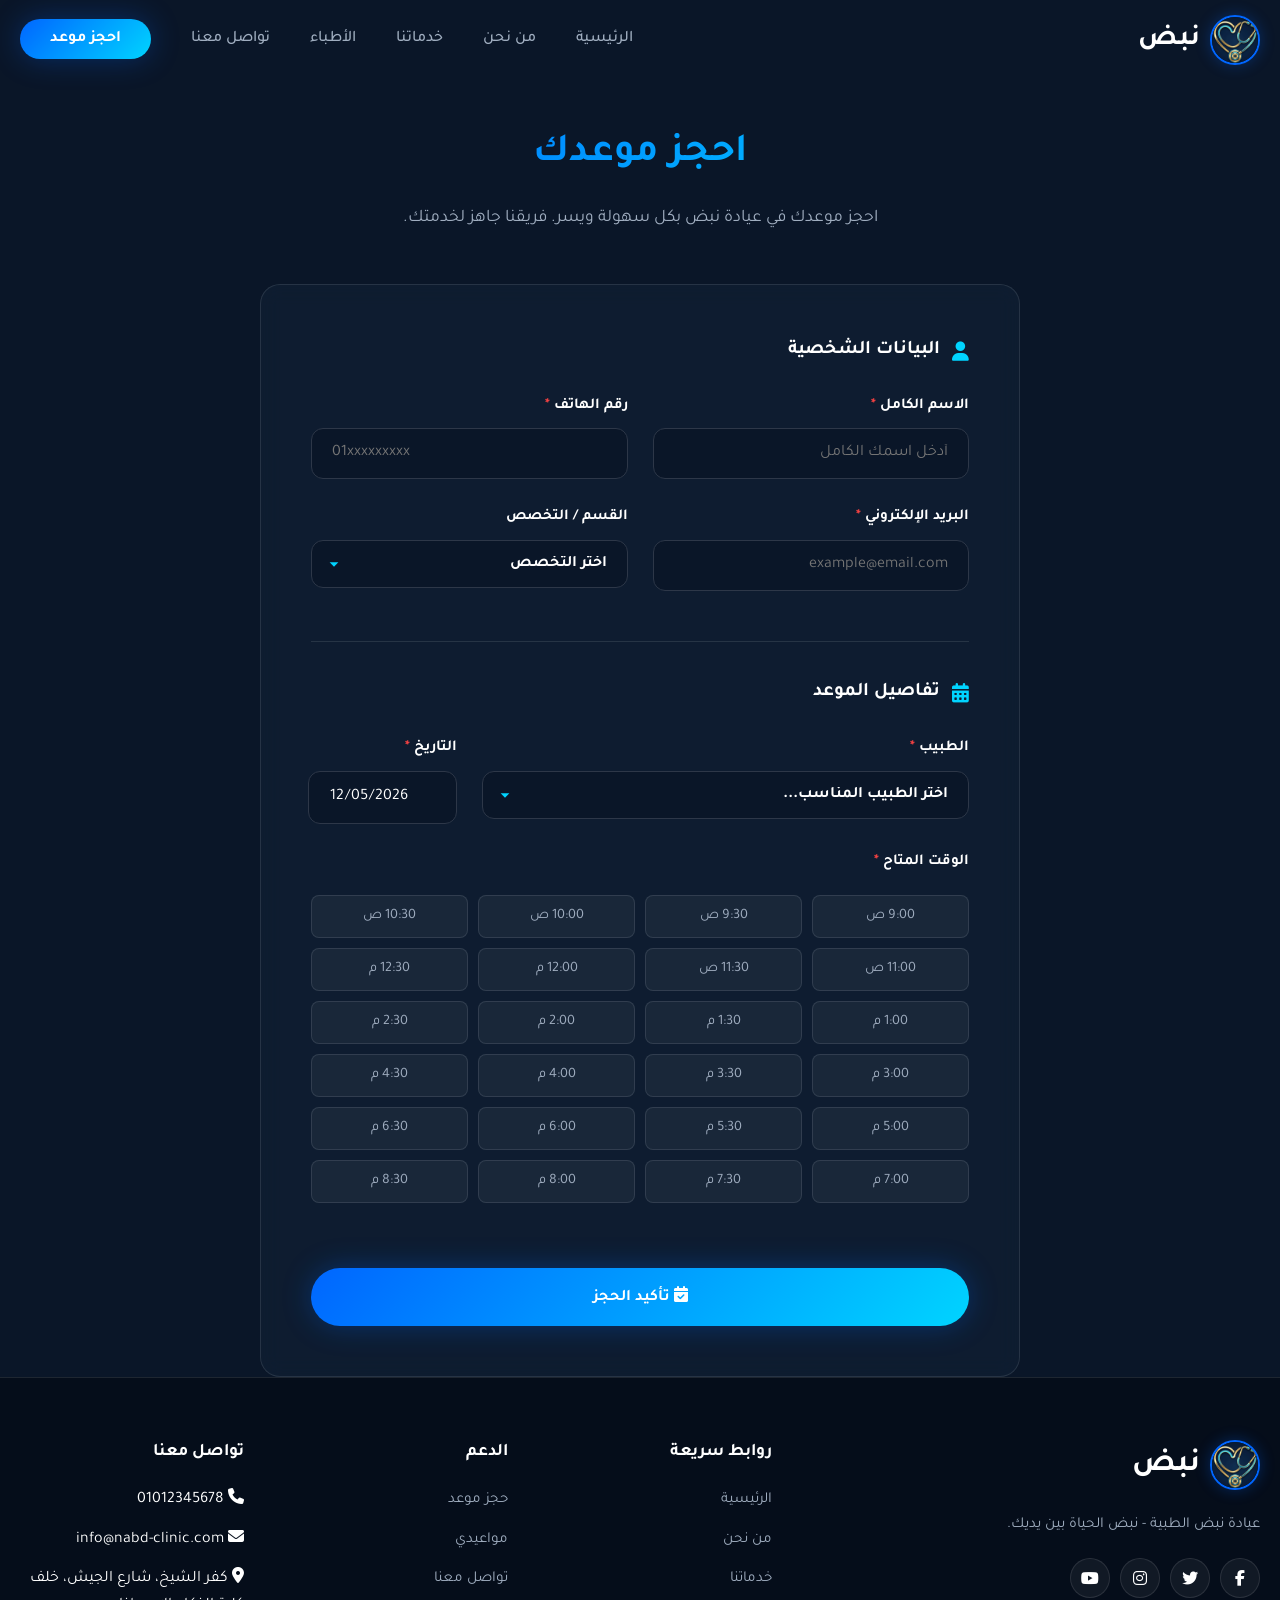
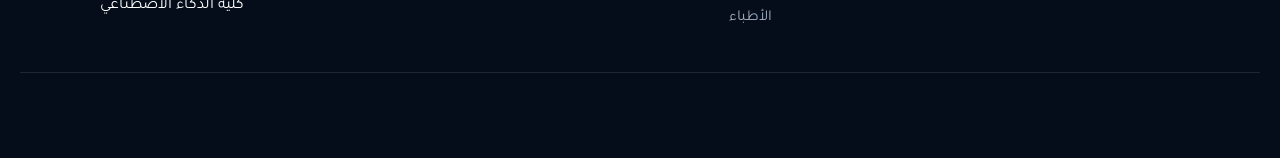
<file: frontend/booking.html>
<!DOCTYPE html>
<html lang="ar" dir="rtl">
<head>
  <meta charset="UTF-8">
  <meta name="viewport" content="width=device-width, initial-scale=1.0">
  <meta http-equiv="X-UA-Compatible" content="IE=edge">
  
  <title>حجز موعد | نبض</title>
  <meta name="description" content="احجز موعدك في عيادة نبض الطبية بكل سهولة ويسر">
  
  <link rel="icon" type="image/png" href="images/logo.png">
  <link rel="apple-touch-icon" href="images/logo.png">
  
  <link rel="preconnect" href="https://fonts.googleapis.com">
  <link rel="preconnect" href="https://fonts.gstatic.com" crossorigin>
  <link href="https://fonts.googleapis.com/css2?family=Tajawal:wght@400;500;700;800;900&display=swap" rel="stylesheet">
  <link href="https://fonts.googleapis.com/css2?family=Amiri:wght@400;700&display=swap" rel="stylesheet">
  <link rel="stylesheet" href="https://cdnjs.cloudflare.com/ajax/libs/font-awesome/6.4.0/css/all.min.css">
  
  <link rel="stylesheet" href="style.css">
</head>
<body>
  <!-- Navigation -->
  <nav class="navbar scrolled">
    <div class="container">
      <a href="index.html" class="nav-logo">
        <div class="nav-logo-circle">
          <img src="images/logo.png" alt="نبض">
        </div>
        <span class="nav-logo-text">نبض</span>
      </a>
      
      <ul class="nav-menu">
        <li><a href="index.html" class="nav-link">الرئيسية</a></li>
        <li><a href="index.html#about" class="nav-link">من نحن</a></li>
        <li><a href="index.html#services" class="nav-link">خدماتنا</a></li>
        <li><a href="index.html#doctors" class="nav-link">الأطباء</a></li>
        <li><a href="index.html#contact" class="nav-link">تواصل معنا</a></li>
        <li><a href="booking.html" class="nav-cta">احجز موعد</a></li>
      </ul>
      
      <button class="nav-toggle" aria-label="قائمة التنقل">
        <span></span>
        <span></span>
        <span></span>
      </button>
    </div>
  </nav>

  <!-- Booking Page -->
  <section class="booking-page">
    <div class="booking-container">
      <div class="booking-header" data-aos="fade-up">
        <h1 class="section-title">احجز موعدك</h1>
        <p class="section-subtitle">
          احجز موعدك في عيادة نبض بكل سهولة ويسر. فريقنا جاهز لخدمتك.
        </p>
      </div>
      
      <form class="booking-form" id="booking-form" data-aos="fade-up" data-aos-delay="100">
        <!-- Personal Information -->
        <div class="form-section">
          <h3 class="form-section-title">
            <i class="fas fa-user"></i>
            البيانات الشخصية
          </h3>
          
          <div class="form-row">
            <div class="form-group">
              <label class="form-label">
                الاسم الكامل <span class="required">*</span>
              </label>
              <input type="text" id="patientName" class="form-input" placeholder="أدخل اسمك الكامل" required autocomplete="name">
              <span class="form-error">يرجى إدخال الاسم الكامل</span>
            </div>
            
            <div class="form-group">
              <label class="form-label">
                رقم الهاتف <span class="required">*</span>
              </label>
              <input type="tel" id="phone" class="form-input" placeholder="01xxxxxxxxx" required autocomplete="tel">
              <span class="form-error">رقم الهاتف يجب أن يبدأ بـ 01 ويتكون من 11 رقم</span>
            </div>
          </div>
          
          <div class="form-row">
            <div class="form-group">
              <label class="form-label">
                البريد الإلكتروني <span class="required">*</span>
              </label>
              <input type="email" id="email" class="form-input" placeholder="example@email.com" required autocomplete="email">
              <span class="form-error">يرجى إدخال بريد إلكتروني صحيح</span>
            </div>
            
            <div class="form-group">
              <label class="form-label">القسم / التخصص</label>
              <select id="department" class="form-select">
                <option value="">اختر التخصص</option>
                <option value="Cardiology">القلب والأوعية الدموية</option>
                <option value="Dermatology">الجلدية</option>
                <option value="Orthopedics">العظام والمفاصل</option>
                <option value="Pediatrics">الأطفال</option>
                <option value="Neurology">المخ والأعصاب</option>
              </select>
            </div>
          </div>
        </div>
        
        <!-- Appointment Details -->
        <div class="form-section">
          <h3 class="form-section-title">
            <i class="fas fa-calendar-alt"></i>
            تفاصيل الموعد
          </h3>
          
          <div class="form-row">
            <div class="form-group">
              <label class="form-label">الطبيب <span class="required">*</span></label>
              <select id="doctorId" class="form-select" required>
                <option value="">اختر الطبيب</option>
              </select>
              <span class="form-error">يرجى اختيار الطبيب</span>
            </div>
            
            <div class="form-group">
              <label class="form-label">التاريخ <span class="required">*</span></label>
              <input type="date" id="appointmentDate" class="form-input" required>
              <span class="form-error">يرجى اختيار التاريخ</span>
            </div>
          </div>
          
          <div class="form-group full-width">
            <label class="form-label">الوقت المتاح <span class="required">*</span></label>
            <div class="time-slots" id="timeSlots"></div>
            <input type="hidden" id="selectedTime">
            <span class="form-error">يرجى اختيار الوقت</span>
          </div>
        </div>
        
        <button type="submit" class="btn btn-primary booking-submit" id="submitBtn">
          <span class="btn-text">
            <i class="fas fa-calendar-check"></i>
            تأكيد الحجز
          </span>
          <span class="btn-loading">
            <span class="spinner"></span>
            جاري الحجز...
          </span>
        </button>
      </form>
      
      <!-- Success Message -->
      <div class="booking-success hidden" id="bookingSuccess">
        <div class="success-icon">
          <i class="fas fa-check-circle"></i>
        </div>
        <h2>تم الحجز بنجاح!</h2>
        <p>شكراً لك! تم حجز موعدك بنجاح. سنتواصل معك قريباً للتأكيد.</p>
        <div class="success-details" id="successDetails"></div>
        <div class="success-actions">
          <a href="appointments.html" class="btn btn-primary">
            <i class="fas fa-list"></i>
            عرض مواعيدي
          </a>
          <a href="index.html" class="btn btn-secondary">
            <i class="fas fa-home"></i>
            الرئيسية
          </a>
        </div>
      </div>
    </div>
  </section>

  <!-- Footer -->
  <footer class="footer">
    <div class="container">
      <div class="footer-content">
        <div class="footer-brand">
          <div class="footer-logo">
            <div class="nav-logo-circle">
              <img src="images/logo.png" alt="نبض">
            </div>
            <span>نبض</span>
          </div>
          <p class="footer-description">عيادة نبض الطبية - نبض الحياة بين يديك.</p>
          <div class="footer-social">
            <a href="#" aria-label="فيسبوك"><i class="fab fa-facebook-f"></i></a>
            <a href="#" aria-label="تويتر"><i class="fab fa-twitter"></i></a>
            <a href="#" aria-label="انستجرام"><i class="fab fa-instagram"></i></a>
            <a href="#" aria-label="يوتيوب"><i class="fab fa-youtube"></i></a>
          </div>
        </div>
        
        <div class="footer-links">
          <h4>روابط سريعة</h4>
          <ul>
            <li><a href="index.html">الرئيسية</a></li>
            <li><a href="index.html#about">من نحن</a></li>
            <li><a href="index.html#services">خدماتنا</a></li>
            <li><a href="index.html#doctors">الأطباء</a></li>
          </ul>
        </div>
        
        <div class="footer-links">
          <h4>الدعم</h4>
          <ul>
            <li><a href="booking.html">حجز موعد</a></li>
            <li><a href="appointments.html">مواعيدي</a></li>
            <li><a href="index.html#contact">تواصل معنا</a></li>
          </ul>
        </div>
        
        <div class="footer-links">
          <h4>تواصل معنا</h4>
          <ul>
            <li><i class="fas fa-phone"></i> 01012345678</li>
            <li><i class="fas fa-envelope"></i> info@nabd-clinic.com</li>
            <li><i class="fas fa-map-marker-alt"></i> كفر الشيخ، شارع الجيش، خلف كلية الذكاء الاصطناعي</li>
          </ul>
        </div>
      </div>
      
      <div class="footer-bottom">
        <p class="footer-copyright">© 2026 عيادة نبض الطبية. جميع الحقوق محفوظة.</p>
      </div>
    </div>
  </footer>

  <script src="data.js"></script>
  <script src="main.js"></script>
  <script>
    // Global variables
    let doctors = [];
    let selectedTimeSlot = null;
    
    // DOM Elements
    const form = document.getElementById('booking-form');
    const patientNameInput = document.getElementById('patientName');
    const phoneInput = document.getElementById('phone');
    const emailInput = document.getElementById('email');
    const departmentSelect = document.getElementById('department');
    const doctorSelect = document.getElementById('doctorId');
    const dateInput = document.getElementById('appointmentDate');
    const timeSlotsContainer = document.getElementById('timeSlots');
    const selectedTimeInput = document.getElementById('selectedTime');
    const submitBtn = document.getElementById('submitBtn');
    
    // Initialize
    document.addEventListener('DOMContentLoaded', init);
    
    function init() {
      initDatePicker();
      loadDoctors();
      loadTimeSlots();
      initEventListeners();
    }
    
    function initDatePicker() {
      const today = new Date().toISOString().split('T')[0];
      dateInput.min = today;
      dateInput.value = today;
    }
    
    async function loadDoctors() {
      try {
        doctors = await NabdClinic.API.doctors.getAll();
        renderDoctors(doctors);
      } catch (error) {
        console.error('Error loading doctors:', error);
        // Fallback to mock data if API fails
        doctors = NabdClinic.MockData.doctors;
        renderDoctors(doctors);
      }
    }
    
    function renderDoctors(doctorList) {
      doctorSelect.innerHTML = '<option value="" disabled selected>اختر الطبيب المناسب...</option>';
      doctorList.forEach((doctor, index) => {
        const option = document.createElement('option');
        option.value = doctor.id;
        const specialtyLabel = NabdClinic.API.doctors.getSpecialtyLabel(doctor.specialization);
        
        // جلب السعر من البيانات أو تعيين سعر افتراضي (بناءً على التعديلات السابقة في main.js)
        const prices = [400, 450, 500, 550, 600, 650, 700, 750, 800];
        const price = doctor.price || prices[index % prices.length];
        
        option.textContent = `د. ${doctor.name} - ${specialtyLabel} (سعر الكشف: ${price} ج.م)`;
        option.classList.add('select-animated');
        doctorSelect.appendChild(option);
      });
      
      // إزالة أي فراغات بيضاء أو أخطاء في العرض
      doctorSelect.style.opacity = "1";
      doctorSelect.style.visibility = "visible";
    }
    
    function loadTimeSlots() {
      const slots = NabdClinic.API.appointments.generateTimeSlots();
      
      timeSlotsContainer.innerHTML = slots.map(slot => 
        `<button type="button" class="time-slot" data-time="${slot}">${NabdClinic.Utils.formatTime(slot)}</button>`
      ).join('');
      
      timeSlotsContainer.querySelectorAll('.time-slot').forEach(btn => {
        btn.addEventListener('click', () => selectTimeSlot(btn));
      });
    }
    
    function selectTimeSlot(btn) {
      timeSlotsContainer.querySelectorAll('.time-slot').forEach(b => b.classList.remove('selected'));
      btn.classList.add('selected');
      selectedTimeSlot = btn.dataset.time;
      selectedTimeInput.value = selectedTimeSlot;
      timeSlotsContainer.closest('.form-group').classList.remove('error');
    }
    
    function initEventListeners() {
      departmentSelect.addEventListener('change', () => {
        const dept = departmentSelect.value;
        if (dept) {
          renderDoctors(doctors.filter(d => d.specialization === dept));
        } else {
          renderDoctors(doctors);
        }
      });
      
      form.addEventListener('submit', handleSubmit);
    }
    
    async function handleSubmit(e) {
      e.preventDefault();
      
      // Form Validation
      NabdClinic.FormUtils.clearAllErrors(form);
      let isValid = true;
      
      if (!NabdClinic.FormUtils.validateRequired(patientNameInput.value)) {
        NabdClinic.FormUtils.showError(patientNameInput, 'يرجى إدخال الاسم الكامل');
        isValid = false;
      }
      
      if (!NabdClinic.FormUtils.validatePhone(phoneInput.value)) {
        NabdClinic.FormUtils.showError(phoneInput, 'رقم الهاتف يجب أن يبدأ بـ 01 ويتكون من 11 رقم');
        isValid = false;
      }
      
      if (!NabdClinic.FormUtils.validateEmail(emailInput.value)) {
        NabdClinic.FormUtils.showError(emailInput, 'يرجى إدخال بريد إلكتروني صحيح');
        isValid = false;
      }
      
      if (!doctorSelect.value) {
        NabdClinic.FormUtils.showError(doctorSelect, 'يرجى اختيار الطبيب');
        isValid = false;
      }
      
      if (!dateInput.value) {
        NabdClinic.FormUtils.showError(dateInput, 'يرجى اختيار التاريخ');
        isValid = false;
      }
      
      if (!selectedTimeSlot) {
        const group = timeSlotsContainer.closest('.form-group');
        group.classList.add('error');
        isValid = false;
      }
      
      if (!isValid) return;
      
      // Show loading
      NabdClinic.FormUtils.setLoading(submitBtn, true);
      
      try {
        // Patient handling
        let patient;
        const patientData = {
          name: patientNameInput.value.trim(),
          phone: phoneInput.value.trim(),
          email: emailInput.value.trim()
        };
        
        console.log('Starting booking process with patient data:', patientData);
        
        try {
          // Check if patient exists first
          console.log('Checking if patient exists with email:', patientData.email);
          patient = await NabdClinic.API.patients.getByEmail(patientData.email);
          console.log('Patient found:', patient);
          // If exists, optionally update their phone if it changed
          if (patient.phone !== patientData.phone) {
             console.log('Updating patient phone...');
             patient = await NabdClinic.API.patients.update(patient.id, patientData);
             console.log('Patient updated:', patient);
          }
        } catch (err) {
          console.log('Patient lookup error:', err, 'Status:', err.status);
          // If not found (404), create new
          if (err.status === 404) {
            console.log('Creating new patient...');
            patient = await NabdClinic.API.patients.create(patientData);
            console.log('New patient created:', patient);
          } else {
            throw err;
          }
        }
        
        // Create appointment
        const appointmentData = {
          date: dateInput.value,
          time: selectedTimeSlot,
          doctorId: parseInt(doctorSelect.value),
          patientId: patient.id,
          status: 'Pending'
        };
        
        console.log('Creating appointment with data:', appointmentData);
        const appointment = await NabdClinic.API.appointments.create(appointmentData);
        console.log('Appointment created:', appointment);
        
        // Show success
        showSuccess(appointment, patient);
        
      } catch (error) {
        console.error('Booking error:', error);
        NabdClinic.Toast.error(error.message || 'حدث خطأ أثناء الحجز');
      } finally {
        NabdClinic.FormUtils.setLoading(submitBtn, false);
      }
    }
    
    function showSuccess(appointment, patient) {
      form.classList.add('hidden');
      const successEl = document.getElementById('bookingSuccess');
      successEl.classList.remove('hidden');
      successEl.scrollIntoView({ behavior: 'smooth', block: 'center' });
      
      const doctor = doctors.find(d => d.id === parseInt(doctorSelect.value));
      
      document.getElementById('successDetails').innerHTML = `
        <div class="success-detail"><i class="fas fa-user"></i><span>المريض: ${patient.name}</span></div>
        <div class="success-detail"><i class="fas fa-user-md"></i><span>الطبيب: ${doctor ? doctor.name : ''}</span></div>
        <div class="success-detail"><i class="fas fa-calendar"></i><span>التاريخ: ${NabdClinic.Utils.formatDate(appointment.date)}</span></div>
        <div class="success-detail"><i class="fas fa-clock"></i><span>الوقت: ${NabdClinic.Utils.formatTime(appointment.time)}</span></div>
        <div class="success-detail"><i class="fas fa-info-circle"></i><span>الحالة: قيد المراجعة</span></div>
      `;
      
      NabdClinic.Toast.success('تم الحجز بنجاح!');
    }
  </script>
  
  <style>
    .form-section {
      margin-bottom: 35px;
      padding-bottom: 25px;
      border-bottom: 1px solid var(--border-color);
    }
    
    .form-section:last-of-type {
      border-bottom: none;
      margin-bottom: 20px;
    }
    
    .form-section-title {
      display: flex;
      align-items: center;
      gap: 12px;
      font-size: 1.2rem;
      font-weight: 700;
      margin-bottom: 25px;
      color: var(--text-primary);
    }
    
    .form-section-title i { color: var(--accent-cyan); }
    
    .booking-success {
      text-align: center;
      padding: 50px 30px;
      background: var(--bg-card);
      border: 1px solid var(--border-color);
      border-radius: var(--border-radius-lg);
    }
    
    .success-icon {
      width: 100px;
      height: 100px;
      margin: 0 auto 30px;
      background: rgba(0, 200, 83, 0.1);
      border-radius: 50%;
      display: flex;
      align-items: center;
      justify-content: center;
    }
    
    .success-icon i { font-size: 3rem; color: #00c853; }
    
    .booking-success h2 { font-size: 2rem; margin-bottom: 15px; color: var(--text-primary); }
    .booking-success p { color: var(--text-secondary); margin-bottom: 30px; }
    
    .success-details {
      display: flex;
      flex-wrap: wrap;
      justify-content: center;
      gap: 20px;
      margin-bottom: 30px;
      padding: 25px;
      background: var(--bg-glass);
      border-radius: var(--border-radius-md);
    }
    
    .success-detail { display: flex; align-items: center; gap: 10px; color: var(--text-secondary); }
    .success-detail i { color: var(--accent-cyan); }
    
    .success-actions { display: flex; justify-content: center; gap: 15px; flex-wrap: wrap; }
    
    @media (max-width: 768px) {
      .booking-success { padding: 30px 20px; }
      .success-actions { flex-direction: column; }
      .success-actions .btn { width: 100%; }
    }
  </style>
</body>
</html>
</file>
<file: frontend/style.css>
/* ==================== NABD CLINIC - LUXURY DARK THEME ==================== */
/* Author: Senior Full-Stack Developer | RTL Arabic Support */

/* ==================== CSS VARIABLES ==================== */
:root {
  --primary-dark: #0a1628;
  --primary-blue: #0066ff;
  --accent-cyan: #00d4ff;
  --accent-gold: #ffd700;
  --accent-gold-dark: #b8960c;
  --text-primary: #ffffff;
  --text-secondary: #a0aec0;
  --text-muted: #718096;
  --bg-dark: #0a1628;
  --bg-darker: #050d1a;
  --bg-card: rgba(15, 30, 50, 0.8);
  --bg-glass: rgba(255, 255, 255, 0.05);
  --border-color: rgba(255, 255, 255, 0.1);
  --shadow-glow: 0 0 30px rgba(0, 102, 255, 0.3);
  --shadow-card: 0 10px 40px rgba(0, 0, 0, 0.3);
  --gradient-primary: linear-gradient(135deg, var(--primary-blue), var(--accent-cyan));
  --gradient-gold: linear-gradient(135deg, var(--accent-gold), var(--accent-gold-dark));
  --transition-fast: 0.2s ease;
  --transition-medium: 0.3s ease;
  --transition-slow: 0.5s ease;
  --border-radius-sm: 8px;
  --border-radius-md: 12px;
  --border-radius-lg: 20px;
  --border-radius-xl: 30px;
  --font-primary: 'Tajawal', 'Cairo', 'IBM Plex Sans Arabic', sans-serif;
}

/* ==================== RESET & BASE ==================== */
*, *::before, *::after {
  margin: 0;
  padding: 0;
  box-sizing: border-box;
}

html {
  scroll-behavior: smooth;
  font-size: 16px;
}

body {
  font-family: var(--font-primary);
  background-color: var(--bg-dark);
  color: var(--text-primary);
  direction: rtl;
  text-align: right;
  line-height: 1.7;
  overflow-x: hidden;
  min-height: 100vh;
}

::selection {
  background-color: var(--primary-blue);
  color: var(--text-primary);
}

a {
  text-decoration: none;
  color: inherit;
  transition: var(--transition-fast);
}

ul, ol {
  list-style: none;
}

img {
  max-width: 100%;
  height: auto;
  display: block;
}

button, input, textarea, select {
  font-family: inherit;
  font-size: inherit;
  border: none;
  outline: none;
  background: transparent;
}

button {
  cursor: pointer;
}

/* ==================== UTILITY CLASSES ==================== */
.container {
  width: 100%;
  max-width: 1400px;
  margin: 0 auto;
  padding: 0 20px;
}

.section {
  padding: 100px 0;
}

.section-title {
  font-size: 2.5rem;
  font-weight: 700;
  margin-bottom: 1rem;
  background: var(--gradient-primary);
  -webkit-background-clip: text;
  -webkit-text-fill-color: transparent;
  background-clip: text;
}

.section-subtitle {
  font-size: 1.1rem;
  color: var(--text-secondary);
  max-width: 600px;
  margin: 0 auto 3rem;
}

.text-center {
  text-align: center;
}

.hidden {
  display: none !important;
}

.sr-only {
  position: absolute;
  width: 1px;
  height: 1px;
  padding: 0;
  margin: -1px;
  overflow: hidden;
  clip: rect(0, 0, 0, 0);
  white-space: nowrap;
  border: 0;
}

/* ==================== PRELOADER ==================== */
.preloader {
  position: fixed;
  top: 0;
  left: 0;
  width: 100%;
  height: 100%;
  background: linear-gradient(135deg, #050d1a 0%, #0a1628 50%, #0f1a2e 100%);
  display: flex;
  flex-direction: column;
  justify-content: center;
  align-items: center;
  z-index: 10000;
  transition: opacity 0.8s ease, visibility 0.8s ease;
}

.preloader.fade-out {
  opacity: 0;
  visibility: hidden;
}

.preloader-content {
  display: flex;
  flex-direction: column;
  align-items: center;
  gap: 30px;
}

.preloader-logo-circle {
  width: 150px;
  height: 150px;
  position: relative;
  display: flex;
  align-items: center;
  justify-content: center;
}

.preloader-logo-circle img {
  width: 100px;
  height: 100px;
  border-radius: 50%;
  object-fit: cover;
  z-index: 2;
  animation: logoPulse 2s ease-in-out infinite;
  box-shadow: 0 0 30px rgba(0, 102, 255, 0.5);
}

.logo-ring {
  position: absolute;
  width: 140px;
  height: 140px;
  border: 2px solid var(--primary-blue);
  border-radius: 50%;
  animation: ringRotate 3s linear infinite;
}

.logo-ring::before {
  content: '';
  position: absolute;
  top: -5px;
  left: 50%;
  width: 10px;
  height: 10px;
  background: var(--accent-cyan);
  border-radius: 50%;
  box-shadow: 0 0 15px var(--accent-cyan);
}

.ring-2 {
  width: 160px;
  height: 160px;
  border-color: var(--accent-cyan);
  animation-duration: 4s;
  animation-direction: reverse;
}

.ring-3 {
  width: 180px;
  height: 180px;
  border-color: var(--accent-gold);
  animation-duration: 5s;
}

.preloader-verse {
  text-align: center;
  padding: 0 20px;
}

.verse-text {
  font-family: 'Amiri', serif;
  font-size: 2.2rem;
  font-weight: 700;
  color: var(--accent-gold);
  text-shadow: 0 0 30px rgba(255, 215, 0, 0.3);
  animation: verseGlow 3s ease-in-out infinite;
  display: inline-block;
}

.preloader-welcome {
  text-align: center;
}

.welcome-text {
  font-family: 'Tajawal', sans-serif;
  font-size: 1.4rem;
  font-weight: 500;
  color: var(--text-secondary);
  animation: fadeInUp 1s ease forwards;
  animation-delay: 0.5s;
  opacity: 0;
}

.preloader-bar {
  width: 250px;
  height: 4px;
  background: rgba(255, 255, 255, 0.1);
  border-radius: 2px;
  overflow: hidden;
  margin-top: 10px;
}

.preloader-progress {
  height: 100%;
  background: linear-gradient(90deg, var(--primary-blue), var(--accent-cyan), var(--accent-gold));
  border-radius: 2px;
  animation: loadingProgress 1.8s ease-in-out forwards;
}

@keyframes logoPulse {
  0%, 100% { transform: scale(1); box-shadow: 0 0 30px rgba(0, 102, 255, 0.5); }
  50% { transform: scale(1.05); box-shadow: 0 0 50px rgba(0, 102, 255, 0.8); }
}

@keyframes ringRotate {
  from { transform: rotate(0deg); }
  to { transform: rotate(360deg); }
}

@keyframes verseGlow {
  0%, 100% { text-shadow: 0 0 30px rgba(255, 215, 0, 0.3); }
  50% { text-shadow: 0 0 50px rgba(255, 215, 0, 0.6), 0 0 80px rgba(255, 215, 0, 0.3); }
}

/* Navigation Logo Circle */
.nav-logo-circle {
  width: 50px;
  height: 50px;
  border-radius: 50%;
  overflow: hidden;
  border: 2px solid var(--primary-blue);
  box-shadow: 0 0 15px rgba(0, 102, 255, 0.3);
  transition: var(--transition-medium);
}

.nav-logo-circle:hover {
  box-shadow: 0 0 25px rgba(0, 102, 255, 0.5);
}

.nav-logo-circle img {
  width: 100%;
  height: 100%;
  object-fit: cover;
}

.preloader.hidden {
  opacity: 0;
  visibility: hidden;
}

.preloader-logo {
  width: 120px;
  height: 120px;
  position: relative;
  margin-bottom: 30px;
}

.preloader-logo img {
  width: 100%;
  height: 100%;
  object-fit: contain;
  animation: pulse 1.5s ease-in-out infinite;
}

.preloader-text {
  font-size: 3rem;
  font-weight: 700;
  color: var(--text-primary);
  margin-bottom: 30px;
  animation: fadeInUp 1s ease forwards;
}

.preloader-text span {
  display: inline-block;
  animation: letterFade 0.5s ease forwards;
  opacity: 0;
}

.preloader-text span:nth-child(1) { animation-delay: 0.1s; }
.preloader-text span:nth-child(2) { animation-delay: 0.2s; }
.preloader-text span:nth-child(3) { animation-delay: 0.3s; }
.preloader-text span:nth-child(4) { animation-delay: 0.4s; }

/* ==================== SAFE STAGGERED REVEAL ==================== */
@keyframes fadeInUp {
  0% {
    opacity: 0;
    transform: translateY(30px);
  }
  100% {
    opacity: 1;
    transform: translateY(0);
  }
}

.word-animate {
  display: inline-block;
  opacity: 0; /* يبدأ مخفي */
  color: #FFFFFF !important; /* لون أبيض ناصع صريح */
  animation: fadeInUp 0.8s cubic-bezier(0.25, 0.46, 0.45, 0.94) forwards;
  animation-fill-mode: forwards !important; /* ضمان بقاء النص ظاهراً */
  will-change: transform, opacity;
  text-shadow: 2px 2px 10px rgba(0, 0, 0, 0.5);
}

.hero-title-1.highlight {
  color: #FFD700 !important; /* ذهبي ملكي ساطع */
  font-weight: 900;
  font-size: 5rem;
  line-height: 1.2;
  display: inline-block;
  margin-bottom: 10px;
  background: none !important; /* إزالة التدرج الذي يسبب الاختفاء */
  -webkit-text-fill-color: initial !important; /* إعادة اللون الطبيعي */
}

.hero-title-2 {
  color: #FFFFFF !important; /* أبيض ناصع */
  font-weight: 800;
  font-size: 4rem;
  line-height: 1.2;
  display: block;
}

.hero-content {
  position: relative;
  z-index: 100; /* التأكد من الوجود فوق الخلفية */
}

.word-wrapper {
  overflow: visible;
  display: inline-block;
}

@keyframes shine {
  to {
    background-position: 200% center;
  }
}

.hero-title {
  display: flex;
  flex-direction: column;
  gap: 15px;
}

/* Global Scroll Animations for Text */
.reveal-text {
  opacity: 0;
  transform: translateY(30px);
  filter: blur(5px);
  transition: opacity 1s ease, transform 1s ease, filter 1s ease;
}

.reveal-text.aos-animate {
  opacity: 1;
  transform: translateY(0);
  filter: blur(0);
}

/* Sentence by sentence effect for long texts */
.sentence-animate {
  display: inline-block;
  opacity: 0;
  transform: translateY(10px);
  transition: opacity 0.8s ease, transform 0.8s ease;
}

.sentence-animate.visible {
  opacity: 1;
  transform: translateY(0);
}

/* ==================== NAVIGATION ==================== */
.navbar {
  position: fixed;
  top: 0;
  left: 0;
  right: 0;
  z-index: 1000;
  padding: 15px 0;
  transition: var(--transition-medium);
  background: transparent;
}

.navbar.scrolled {
  background: rgba(10, 22, 40, 0.95);
  backdrop-filter: blur(20px);
  box-shadow: 0 5px 30px rgba(0, 0, 0, 0.3);
  padding: 10px 0;
}

.navbar .container {
  display: flex;
  justify-content: space-between;
  align-items: center;
}

.nav-logo {
  display: flex;
  align-items: center;
  gap: 10px;
}

.nav-logo img {
  width: 50px;
  height: 50px;
}

.nav-logo-text {
  font-size: 1.8rem;
  font-weight: 700;
  color: var(--text-primary);
}

.nav-menu {
  display: flex;
  align-items: center;
  gap: 40px;
}

.nav-link {
  font-size: 1rem;
  font-weight: 500;
  color: var(--text-secondary);
  position: relative;
  padding: 5px 0;
  transition: var(--transition-fast);
}

.nav-link::after {
  content: '';
  position: absolute;
  bottom: 0;
  right: 0;
  width: 0;
  height: 2px;
  background: var(--gradient-primary);
  transition: var(--transition-medium);
}

.nav-link:hover,
.nav-link.active {
  color: var(--text-primary);
}

.nav-link:hover::after,
.nav-link.active::after {
  width: 100%;
}

.nav-cta {
  padding: 12px 30px;
  background: var(--gradient-primary);
  border-radius: var(--border-radius-xl);
  color: var(--text-primary);
  font-weight: 600;
  transition: var(--transition-medium);
  box-shadow: var(--shadow-glow);
}

.nav-cta:hover {
  transform: translateY(-2px);
  box-shadow: 0 0 40px rgba(0, 102, 255, 0.5);
}

.nav-toggle {
  display: none;
  flex-direction: column;
  gap: 5px;
  cursor: pointer;
  padding: 5px;
}

.nav-toggle span {
  width: 25px;
  height: 2px;
  background: var(--text-primary);
  transition: var(--transition-medium);
}

/* ==================== HERO SECTION ==================== */
.hero {
  min-height: 100vh;
  display: flex;
  align-items: center;
  position: relative;
  overflow: hidden;
  background: var(--bg-darker);
}

.hero-bg {
  position: absolute;
  top: 0;
  left: 0;
  width: 100%;
  height: 100%;
  z-index: 0;
}

.hero-particles {
  position: absolute;
  width: 100%;
  height: 100%;
  overflow: hidden;
}

.particle {
  position: absolute;
  width: 4px;
  height: 4px;
  background: var(--accent-cyan);
  border-radius: 50%;
  opacity: 0.3;
  animation: floatParticle 15s infinite;
}

.hero-gradient-orb {
  position: absolute;
  border-radius: 50%;
  filter: blur(80px);
  opacity: 0.5;
}

.orb-1 {
  width: 600px;
  height: 600px;
  background: var(--primary-blue);
  top: -200px;
  left: -200px;
  animation: floatOrb 20s ease-in-out infinite;
}

.orb-2 {
  width: 400px;
  height: 400px;
  background: var(--accent-cyan);
  bottom: -100px;
  right: -100px;
  animation: floatOrb 15s ease-in-out infinite reverse;
}

.orb-3 {
  width: 300px;
  height: 300px;
  background: var(--accent-gold);
  top: 50%;
  left: 50%;
  transform: translate(-50%, -50%);
  animation: pulse 8s ease-in-out infinite;
}

.hero .container {
  position: relative;
  z-index: 1;
  display: grid;
  grid-template-columns: 1fr 1fr;
  gap: 60px;
  align-items: center;
}

.hero-content {
  animation: fadeInRight 1s ease forwards;
}

.hero-badge {
  display: inline-flex;
  align-items: center;
  gap: 10px;
  padding: 10px 20px;
  background: var(--bg-glass);
  border: 1px solid var(--border-color);
  border-radius: var(--border-radius-xl);
  margin-bottom: 30px;
  font-size: 0.9rem;
  color: var(--accent-cyan);
}

.hero-badge-icon {
  width: 20px;
  height: 20px;
}

.hero-title {
  font-size: 4rem;
  font-weight: 800;
  line-height: 1.2;
  margin-bottom: 20px;
}

.hero-title .highlight {
  background: var(--gradient-primary);
  -webkit-background-clip: text;
  -webkit-text-fill-color: transparent;
  background-clip: text;
}

.hero-tagline {
  font-size: 1.3rem;
  color: var(--text-secondary);
  margin-bottom: 40px;
  line-height: 1.8;
}

.hero-tagline .typewriter {
  border-left: 3px solid var(--primary-blue);
  animation: blink 0.7s step-end infinite;
}

.hero-buttons {
  display: flex;
  gap: 20px;
  flex-wrap: wrap;
}

.btn {
  display: inline-flex;
  align-items: center;
  justify-content: center;
  gap: 10px;
  padding: 15px 35px;
  border-radius: var(--border-radius-xl);
  font-weight: 600;
  font-size: 1rem;
  transition: var(--transition-medium);
  cursor: pointer;
}

.btn-primary {
  background: var(--gradient-primary);
  color: var(--text-primary);
  box-shadow: var(--shadow-glow);
}

.btn-primary:hover {
  transform: translateY(-3px);
  box-shadow: 0 0 50px rgba(0, 102, 255, 0.6);
}

.btn-secondary {
  background: transparent;
  color: var(--text-primary);
  border: 2px solid var(--border-color);
}

.btn-secondary:hover {
  border-color: var(--primary-blue);
  background: rgba(0, 102, 255, 0.1);
}

.btn-gold {
  background: var(--gradient-gold);
  color: var(--bg-dark);
}

.btn-gold:hover {
  transform: translateY(-3px);
  box-shadow: 0 0 40px rgba(255, 215, 0, 0.4);
}

.hero-visual {
  position: relative;
  display: flex;
  justify-content: center;
  align-items: center;
  animation: fadeInLeft 1s ease forwards;
}

.hero-3d-container {
  width: 500px;
  height: 500px;
  position: relative;
}

.hero-sphere {
  width: 100%;
  height: 100%;
  border-radius: 50%;
  background: radial-gradient(circle at 30% 30%, var(--primary-blue), var(--bg-dark));
  position: relative;
  animation: rotate3d 20s linear infinite;
  box-shadow: 
    inset -20px -20px 60px rgba(0, 0, 0, 0.5),
    inset 20px 20px 60px rgba(0, 102, 255, 0.3),
    0 0 100px rgba(0, 102, 255, 0.3);
}

.hero-sphere::before {
  content: '';
  position: absolute;
  top: 10%;
  left: 10%;
  width: 80%;
  height: 80%;
  border-radius: 50%;
  background: radial-gradient(circle at 30% 30%, rgba(255, 255, 255, 0.2), transparent);
}

.hero-sphere-ring {
  position: absolute;
  top: 50%;
  left: 50%;
  transform: translate(-50%, -50%) rotateX(75deg);
  width: 120%;
  height: 120%;
  border: 2px solid var(--accent-cyan);
  border-radius: 50%;
  opacity: 0.3;
  animation: rotateRing 10s linear infinite;
}

.hero-floating-cards {
  position: absolute;
  width: 100%;
  height: 100%;
  pointer-events: none;
}

.floating-card {
  position: absolute;
  background: var(--bg-card);
  backdrop-filter: blur(10px);
  border: 1px solid var(--border-color);
  border-radius: var(--border-radius-md);
  padding: 15px 20px;
  display: flex;
  align-items: center;
  gap: 10px;
  animation: floatCard 5s ease-in-out infinite;
}

.floating-card i {
  font-size: 1.5rem;
  color: var(--accent-cyan);
}

.floating-card span {
  font-size: 0.9rem;
  color: var(--text-secondary);
}

.fc-1 {
  top: 10%;
  right: 0;
  animation-delay: 0s;
}

.fc-2 {
  bottom: 20%;
  left: -10%;
  animation-delay: 1s;
}

.fc-3 {
  bottom: 10%;
  right: 10%;
  animation-delay: 2s;
}

/* ==================== STATS SECTION ==================== */
.stats {
  background: linear-gradient(180deg, var(--bg-darker), var(--bg-dark));
  padding: 80px 0;
  position: relative;
}

.stats::before {
  content: '';
  position: absolute;
  top: 0;
  left: 0;
  right: 0;
  height: 1px;
  background: linear-gradient(90deg, transparent, var(--primary-blue), transparent);
}

.stats-grid {
  display: grid;
  grid-template-columns: repeat(4, 1fr);
  gap: 30px;
}

.stat-card {
  background: var(--bg-card);
  backdrop-filter: blur(10px);
  border: 1px solid var(--border-color);
  border-radius: var(--border-radius-lg);
  padding: 40px 30px;
  text-align: center;
  transition: var(--transition-medium);
  position: relative;
  overflow: hidden;
}

.stat-card::before {
  content: '';
  position: absolute;
  top: 0;
  left: 0;
  right: 0;
  height: 3px;
  background: var(--gradient-primary);
  transform: scaleX(0);
  transition: var(--transition-medium);
}

.stat-card:hover {
  transform: translateY(-10px);
  border-color: var(--primary-blue);
  box-shadow: var(--shadow-glow);
}

.stat-card:hover::before {
  transform: scaleX(1);
}

.stat-icon {
  width: 70px;
  height: 70px;
  margin: 0 auto 20px;
  background: var(--bg-glass);
  border-radius: 50%;
  display: flex;
  align-items: center;
  justify-content: center;
  font-size: 2rem;
  color: var(--accent-cyan);
  transition: var(--transition-medium);
}

.stat-card:hover .stat-icon {
  transform: rotateY(360deg);
  background: var(--gradient-primary);
}

.stat-number {
  font-size: 3rem;
  font-weight: 800;
  color: var(--text-primary);
  margin-bottom: 10px;
}

.stat-number .suffix {
  font-size: 1.5rem;
  color: var(--accent-gold);
}

.stat-label {
  font-size: 1rem;
  color: var(--text-secondary);
}

/* ==================== ABOUT SECTION ==================== */
.about {
  background: var(--bg-dark);
  position: relative;
}

.about .container {
  display: grid;
  grid-template-columns: 1fr 1fr;
  gap: 80px;
  align-items: center;
}

.about-image {
  position: relative;
}

.about-image-main {
  border-radius: var(--border-radius-lg);
  overflow: hidden;
  box-shadow: var(--shadow-card);
}

.about-image-main img {
  width: 100%;
  height: 500px;
  object-fit: cover;
}

.about-image-badge {
  position: absolute;
  bottom: -30px;
  left: -30px;
  background: var(--gradient-primary);
  padding: 30px;
  border-radius: var(--border-radius-md);
  text-align: center;
}

.about-image-badge .number {
  font-size: 3rem;
  font-weight: 800;
  display: block;
}

.about-image-badge .text {
  font-size: 0.9rem;
  color: rgba(255, 255, 255, 0.8);
}

.about-content .section-title {
  text-align: right;
}

.about-text {
  color: var(--text-secondary);
  font-size: 1.1rem;
  margin-bottom: 30px;
  line-height: 1.9;
}

.about-features {
  display: grid;
  grid-template-columns: repeat(2, 1fr);
  gap: 20px;
}

.about-feature {
  display: flex;
  align-items: center;
  gap: 15px;
  padding: 20px;
  background: var(--bg-glass);
  border-radius: var(--border-radius-md);
  transition: var(--transition-medium);
}

.about-feature:hover {
  background: rgba(0, 102, 255, 0.1);
  transform: translateX(-5px);
}

.about-feature i {
  font-size: 1.5rem;
  color: var(--accent-cyan);
}

.about-feature span {
  font-size: 0.95rem;
  color: var(--text-primary);
}

/* ==================== WHY CHOOSE US ==================== */
.why-us {
  background: linear-gradient(180deg, var(--bg-dark), var(--bg-darker));
  position: relative;
}

.why-us-grid {
  display: grid;
  grid-template-columns: repeat(3, 1fr);
  gap: 30px;
}

.why-card {
  background: var(--bg-card);
  backdrop-filter: blur(10px);
  border: 1px solid var(--border-color);
  border-radius: var(--border-radius-lg);
  padding: 40px 30px;
  transition: var(--transition-medium);
  position: relative;
  overflow: hidden;
}

.why-card::before {
  content: '';
  position: absolute;
  top: 0;
  left: 0;
  width: 100%;
  height: 100%;
  background: var(--gradient-primary);
  opacity: 0;
  transition: var(--transition-medium);
  z-index: 0;
}

.why-card:hover::before {
  opacity: 0.1;
}

.why-card:hover {
  transform: translateY(-10px) scale(1.02);
  border-color: var(--primary-blue);
  box-shadow: var(--shadow-glow);
}

.why-card > * {
  position: relative;
  z-index: 1;
}

.why-icon {
  width: 80px;
  height: 80px;
  background: var(--bg-glass);
  border-radius: var(--border-radius-md);
  display: flex;
  align-items: center;
  justify-content: center;
  margin-bottom: 25px;
  font-size: 2rem;
  color: var(--accent-cyan);
  transition: var(--transition-medium);
}

.why-card:hover .why-icon {
  background: var(--gradient-primary);
  color: var(--text-primary);
  transform: rotateY(360deg);
}

.why-title {
  font-size: 1.3rem;
  font-weight: 700;
  margin-bottom: 15px;
  color: var(--text-primary);
}

.why-description {
  font-size: 0.95rem;
  color: var(--text-secondary);
  line-height: 1.7;
}

/* ==================== SERVICES SECTION ==================== */
.services {
  background: var(--bg-darker);
  position: relative;
}

.services-grid {
  display: grid;
  grid-template-columns: repeat(3, 1fr);
  gap: 30px;
}

.service-card {
  background: var(--bg-card);
  backdrop-filter: blur(10px);
  border: 1px solid var(--border-color);
  border-radius: var(--border-radius-lg);
  padding: 40px 30px;
  text-align: center;
  transition: var(--transition-medium);
  position: relative;
  overflow: hidden;
  transform-style: preserve-3d;
  perspective: 1000px;
}

.service-card:hover {
  transform: translateY(-10px) rotateX(5deg);
  border-color: var(--primary-blue);
  box-shadow: var(--shadow-glow);
}

.service-icon {
  width: 100px;
  height: 100px;
  margin: 0 auto 25px;
  background: var(--bg-glass);
  border-radius: 50%;
  display: flex;
  align-items: center;
  justify-content: center;
  font-size: 2.5rem;
  color: var(--accent-cyan);
  transition: var(--transition-medium);
  position: relative;
}

.service-icon::before {
  content: '';
  position: absolute;
  inset: -5px;
  border-radius: 50%;
  border: 2px dashed var(--border-color);
  animation: rotateDashed 20s linear infinite;
}

.service-card:hover .service-icon {
  background: var(--gradient-primary);
  transform: scale(1.1);
}

.service-title {
  font-size: 1.3rem;
  font-weight: 700;
  margin-bottom: 15px;
  color: var(--text-primary);
}

.service-description {
  font-size: 0.95rem;
  color: var(--text-secondary);
  line-height: 1.7;
  margin-bottom: 20px;
}

.service-link {
  display: inline-flex;
  align-items: center;
  gap: 8px;
  color: var(--accent-cyan);
  font-weight: 600;
  font-size: 0.95rem;
  transition: var(--transition-fast);
}

.service-link:hover {
  color: var(--text-primary);
  gap: 12px;
}

/* ==================== DOCTORS SECTION ==================== */
.doctors {
  background: linear-gradient(180deg, var(--bg-darker), var(--bg-dark));
  position: relative;
}

.doctors-grid {
  display: grid;
  grid-template-columns: repeat(auto-fit, minmax(320px, 1fr));
  gap: 30px;
  margin-top: 50px;
}

.doctors-slider {
  position: relative;
  overflow: hidden;
  padding: 20px 0;
}

.doctors-track {
  display: flex;
  gap: 30px;
  transition: transform 0.5s ease;
}

.doctor-card {
  background: var(--bg-card);
  backdrop-filter: blur(10px);
  border: 1px solid var(--border-color);
  border-radius: var(--border-radius-lg);
  overflow: hidden;
  transition: var(--transition-medium);
}

.doctor-card:hover {
  transform: translateY(-10px);
  border-color: var(--primary-blue);
  box-shadow: var(--shadow-glow);
}

.doctor-image {
  width: 100%;
  height: 280px;
  overflow: hidden;
  position: relative;
}

.doctor-image img {
  width: 100%;
  height: 100%;
  object-fit: cover;
  object-position: top center;
  transition: var(--transition-slow);
}

.doctor-card:hover .doctor-image img {
  transform: scale(1.1);
}

.doctor-overlay {
  position: absolute;
  inset: 0;
  background: linear-gradient(to top, rgba(10, 22, 40, 0.7), transparent);
  opacity: 0;
  transition: var(--transition-medium);
}

.doctor-card:hover .doctor-overlay {
  opacity: 1;
}

.doctor-info {
  padding: 25px;
  text-align: center;
}

.doctor-name {
  font-size: 1.3rem;
  font-weight: 700;
  margin-bottom: 5px;
  color: var(--text-primary);
}

.doctor-specialty {
  display: inline-block;
  padding: 5px 15px;
  background: var(--bg-glass);
  border-radius: var(--border-radius-xl);
  font-size: 0.85rem;
  color: var(--accent-cyan);
  margin-bottom: 15px;
}

.doctor-price {
  display: flex;
  align-items: center;
  justify-content: center;
  gap: 8px;
  margin-bottom: 20px;
  font-weight: 700;
  color: var(--accent-gold);
  font-size: 1.1rem;
}

.doctor-price i {
  color: var(--accent-cyan);
  font-size: 1rem;
}

.doctor-price .currency {
  font-size: 0.85rem;
  color: var(--text-secondary);
  font-weight: 400;
}

.doctor-experience {
  font-size: 0.9rem;
  color: var(--text-secondary);
  margin-bottom: 12px;
}

.doctor-experience span {
  color: var(--accent-gold);
  font-weight: 700;
}

.doctor-bio {
  font-size: 0.85rem;
  color: var(--text-secondary);
  line-height: 1.6;
  margin-bottom: 15px;
  display: -webkit-box;
  -webkit-line-clamp: 3;
  -webkit-box-orient: vertical;
  overflow: hidden;
}

.btn-sm {
  padding: 10px 20px;
  font-size: 0.85rem;
}

.doctors-nav {
  display: flex;
  justify-content: center;
  gap: 15px;
  margin-top: 40px;
}

.doctors-nav button {
  width: 50px;
  height: 50px;
  background: var(--bg-glass);
  border: 1px solid var(--border-color);
  border-radius: 50%;
  display: flex;
  align-items: center;
  justify-content: center;
  color: var(--text-primary);
  font-size: 1.2rem;
  transition: var(--transition-medium);
}

.doctors-nav button:hover {
  background: var(--gradient-primary);
  border-color: transparent;
}

/* ==================== CONTACT SECTION ==================== */
.contact {
  background: var(--bg-dark);
  position: relative;
}

.contact .container {
  display: flex;
  flex-direction: column;
  gap: 40px;
}

.contact-content {
  display: grid;
  grid-template-columns: 1fr 1fr;
  gap: 60px;
  align-items: start;
}

.contact-info {
  display: flex;
  flex-direction: column;
  gap: 30px;
}

.contact-item {
  display: flex;
  align-items: flex-start;
  gap: 20px;
  padding: 25px;
  background: var(--bg-card);
  backdrop-filter: blur(10px);
  border: 1px solid var(--border-color);
  border-radius: var(--border-radius-md);
  transition: var(--transition-medium);
}

.contact-item:hover {
  border-color: var(--primary-blue);
  transform: translateX(-5px);
}

.contact-item-icon {
  width: 60px;
  height: 60px;
  background: var(--bg-glass);
  border-radius: var(--border-radius-md);
  display: flex;
  align-items: center;
  justify-content: center;
  font-size: 1.5rem;
  color: var(--accent-cyan);
  flex-shrink: 0;
}

.contact-item-content h4 {
  font-size: 1.1rem;
  font-weight: 700;
  margin-bottom: 5px;
  color: var(--text-primary);
}

.contact-item-content p {
  font-size: 0.95rem;
  color: var(--text-secondary);
  line-height: 1.6;
}

.contact-item-content a {
  color: var(--accent-cyan);
}

.contact-item-content a:hover {
  color: var(--text-primary);
}

.contact-social {
  display: flex;
  gap: 15px;
  margin-top: 20px;
}

.contact-social a {
  width: 50px;
  height: 50px;
  background: var(--bg-glass);
  border: 1px solid var(--border-color);
  border-radius: 50%;
  display: flex;
  align-items: center;
  justify-content: center;
  color: var(--text-primary);
  font-size: 1.2rem;
  transition: var(--transition-medium);
}

.contact-social a:hover {
  background: var(--gradient-primary);
  border-color: transparent;
  transform: translateY(-5px);
}

.contact-map {
  border-radius: var(--border-radius-lg);
  overflow: hidden;
  height: 100%;
  min-height: 450px;
  background: var(--bg-card);
  border: 1px solid var(--border-color);
  position: relative;
}

.map-overlay-btn {
  position: absolute;
  bottom: 20px;
  right: 20px;
  z-index: 5;
}

.map-overlay-btn .btn {
  background: rgba(10, 22, 40, 0.9);
  backdrop-filter: blur(10px);
  border: 1px solid var(--accent-cyan);
  color: var(--accent-cyan);
  box-shadow: 0 4px 15px rgba(0, 0, 0, 0.3);
}

.map-overlay-btn .btn:hover {
  background: var(--accent-cyan);
  color: #0a1628;
}

.contact-map iframe {
  width: 100%;
  height: 100%;
  min-height: 450px;
  border: none;
}

.contact-map-placeholder {
  text-align: center;
  color: var(--text-secondary);
  padding: 40px;
}

.contact-map-placeholder i {
  font-size: 4rem;
  color: var(--primary-blue);
  margin-bottom: 20px;
}

/* ==================== FOOTER ==================== */
.footer {
  background: var(--bg-darker);
  padding: 60px 0 30px;
  border-top: 1px solid var(--border-color);
}

.footer-content {
  display: grid;
  grid-template-columns: 2fr 1fr 1fr 1fr;
  gap: 40px;
  margin-bottom: 40px;
}

.footer-brand {
  display: flex;
  flex-direction: column;
  gap: 20px;
}

.footer-logo {
  display: flex;
  align-items: center;
  gap: 10px;
}

.footer-logo img {
  width: 50px;
  height: 50px;
}

.footer-logo span {
  font-size: 2rem;
  font-weight: 700;
  color: var(--text-primary);
}

.footer-description {
  color: var(--text-secondary);
  font-size: 0.95rem;
  line-height: 1.7;
  max-width: 300px;
}

.footer-social {
  display: flex;
  gap: 10px;
}

.footer-social a {
  width: 40px;
  height: 40px;
  background: var(--bg-glass);
  border: 1px solid var(--border-color);
  border-radius: 50%;
  display: flex;
  align-items: center;
  justify-content: center;
  color: var(--text-primary);
  transition: var(--transition-medium);
}

.footer-social a:hover {
  background: var(--gradient-primary);
  border-color: transparent;
}

.footer-links h4 {
  font-size: 1.1rem;
  font-weight: 700;
  margin-bottom: 20px;
  color: var(--text-primary);
}

.footer-links ul {
  display: flex;
  flex-direction: column;
  gap: 12px;
}

.footer-links a {
  color: var(--text-secondary);
  font-size: 0.95rem;
  transition: var(--transition-fast);
}

.footer-links a:hover {
  color: var(--accent-cyan);
  padding-right: 10px;
}

.footer-bottom {
  padding-top: 30px;
  border-top: 1px solid var(--border-color);
  display: flex;
  justify-content: space-between;
  align-items: center;
}

.footer-copyright {
  color: var(--text-secondary);
  font-size: 0.9rem;
}

.footer-legal {
  display: flex;
  gap: 20px;
}

.footer-legal a {
  color: var(--text-secondary);
  font-size: 0.9rem;
}

.footer-legal a:hover {
  color: var(--accent-cyan);
}

/* ==================== BOOKING PAGE ==================== */
.booking-page {
  min-height: 100vh;
  padding-top: 120px;
  background: var(--bg-dark);
}

.booking-header {
  text-align: center;
  margin-bottom: 50px;
}

.booking-container {
  max-width: 800px;
  margin: 0 auto;
  padding: 0 20px;
}

.booking-form {
  background: var(--bg-card);
  backdrop-filter: blur(10px);
  border: 1px solid var(--border-color);
  border-radius: var(--border-radius-lg);
  padding: 50px;
}

.form-row {
  display: grid;
  grid-template-columns: repeat(2, 1fr);
  gap: 25px;
  margin-bottom: 25px;
}

.form-group {
  display: flex;
  flex-direction: column;
  gap: 10px;
}

.form-group.full-width {
  grid-column: span 2;
}

.form-label {
  font-size: 0.95rem;
  font-weight: 600;
  color: var(--text-primary);
}

.form-label .required {
  color: #ff4444;
}

/* ==================== CLEAN VISUAL RESET FOR FORMS ==================== */
.form-input,
.form-select,
.form-textarea {
  padding: 15px 20px;
  background: #0a1628 !important; /* خلفية داكنة صلبة لمنع التداخل */
  border: 1px solid #2d3748 !important; /* حدود واضحة ونظيفة */
  border-radius: var(--border-radius-md);
  color: #ffffff !important;
  font-family: var(--font-primary) !important; /* منع أي تداخل مع خط الأيقونات */
  font-size: 1rem;
  transition: all 0.3s ease;
}

.form-select {
  appearance: none !important;
  -webkit-appearance: none !important;
  -moz-appearance: none !important;
  background-image: url("data:image/svg+xml,%3Csvg xmlns='http://www.w3.org/2000/svg' width='12' height='12' fill='%2300d4ff' viewBox='0 0 16 16'%3E%3Cpath d='M8 11L3 6h10l-5 5z'/%3E%3C/svg%3E") !important;
  background-repeat: no-repeat !important;
  background-position: left 15px center !important;
  background-size: 14px !important;
  cursor: pointer;
  font-weight: 600;
}

/* إصلاح مشكلة المثلثات داخل الخيارات */
.form-select option {
  background-color: #0a1628 !important;
  color: #ffffff !important;
  font-family: var(--font-primary) !important; /* إجبار المتصفح على استخدام الخط العادي */
  padding: 12px !important;
  background-image: none !important; /* منع تكرار الأيقونة بالداخل */
}

/* تنسيق حقل التاريخ (Date Picker) */
input[type="date"] {
  position: relative;
  color-scheme: dark; /* يجعل واجهة التقويم الافتراضية داكنة */
}

input[type="date"]::-webkit-calendar-picker-indicator {
  background: transparent;
  bottom: 0;
  color: transparent;
  cursor: pointer;
  height: auto;
  left: 15px;
  position: absolute;
  right: auto;
  top: 0;
  width: 25px;
  filter: invert(1) sepia(100%) saturate(10000%) hue-rotate(180deg); /* جعل أيقونة التقويم سيان مضيئة */
}

.form-input:focus,
.form-select:focus,
.form-textarea:focus {
  border-color: var(--accent-cyan) !important;
  box-shadow: 0 0 0 3px rgba(0, 212, 255, 0.1) !important;
  outline: none;
}

.form-textarea {
  resize: vertical;
  min-height: 120px;
}

.form-error {
  font-size: 0.85rem;
  color: #ff4444;
  display: none;
}

.form-group.error .form-input,
.form-group.error .form-select,
.form-group.error .form-textarea {
  border-color: #ff4444;
}

.form-group.error .form-error {
  display: block;
}

.time-slots {
  display: grid;
  grid-template-columns: repeat(4, 1fr);
  gap: 10px;
  margin-top: 10px;
}

.time-slot {
  padding: 12px;
  background: var(--bg-glass);
  border: 1px solid var(--border-color);
  border-radius: var(--border-radius-sm);
  text-align: center;
  cursor: pointer;
  transition: var(--transition-medium);
  color: var(--text-secondary);
  font-size: 0.9rem;
}

.time-slot:hover {
  border-color: var(--primary-blue);
  color: var(--text-primary);
}

.time-slot.selected {
  background: var(--gradient-primary);
  border-color: transparent;
  color: var(--text-primary);
}

.time-slot.disabled {
  opacity: 0.5;
  cursor: not-allowed;
  pointer-events: none;
}

.booking-submit {
  width: 100%;
  padding: 18px;
  margin-top: 20px;
}

.booking-submit .btn-loading {
  display: none;
}

.booking-submit.loading .btn-text {
  display: none;
}

.booking-submit.loading .btn-loading {
  display: inline-flex;
  align-items: center;
  gap: 10px;
}

.spinner {
  width: 20px;
  height: 20px;
  border: 2px solid transparent;
  border-top-color: currentColor;
  border-radius: 50%;
  animation: spin 0.8s linear infinite;
}

/* ==================== APPOINTMENTS PAGE ==================== */
.appointments-page {
  min-height: 100vh;
  padding-top: 120px;
  background: var(--bg-dark);
}

.appointments-header {
  display: flex;
  justify-content: space-between;
  align-items: center;
  margin-bottom: 30px;
  flex-wrap: wrap;
  gap: 20px;
}

.appointments-filters {
  display: flex;
  gap: 15px;
  flex-wrap: wrap;
}

.filter-input {
  padding: 10px 20px;
  background: var(--bg-card);
  border: 1px solid var(--border-color);
  border-radius: var(--border-radius-sm);
  color: var(--text-primary);
  font-size: 0.9rem;
}

.view-toggle {
  display: flex;
  gap: 5px;
  background: var(--bg-card);
  border-radius: var(--border-radius-sm);
  padding: 5px;
}

.view-btn {
  padding: 10px 20px;
  background: transparent;
  border: none;
  color: var(--text-secondary);
  border-radius: var(--border-radius-sm);
  cursor: pointer;
  transition: var(--transition-fast);
}

.view-btn.active {
  background: var(--gradient-primary);
  color: var(--text-primary);
}

.appointments-grid {
  display: grid;
  grid-template-columns: repeat(auto-fill, minmax(350px, 1fr));
  gap: 25px;
}

.appointment-card {
  background: var(--bg-card);
  backdrop-filter: blur(10px);
  border: 1px solid var(--border-color);
  border-radius: var(--border-radius-lg);
  padding: 25px;
  transition: var(--transition-medium);
}

.appointment-card:hover {
  border-color: var(--primary-blue);
  transform: translateY(-5px);
}

.appointment-header {
  display: flex;
  justify-content: space-between;
  align-items: center;
  margin-bottom: 20px;
}

.appointment-id {
  font-size: 0.85rem;
  color: var(--text-muted);
}

.appointment-status {
  padding: 5px 15px;
  border-radius: var(--border-radius-xl);
  font-size: 0.85rem;
  font-weight: 600;
}

.status-confirmed {
  background: rgba(0, 212, 255, 0.2);
  color: var(--accent-cyan);
}

.status-pending {
  background: rgba(255, 215, 0, 0.2);
  color: var(--accent-gold);
}

.status-cancelled {
  background: rgba(255, 68, 68, 0.2);
  color: #ff4444;
}

.appointment-body {
  display: flex;
  flex-direction: column;
  gap: 15px;
}

.appointment-info {
  display: flex;
  align-items: center;
  gap: 15px;
}

.appointment-info i {
  width: 40px;
  height: 40px;
  background: var(--bg-glass);
  border-radius: var(--border-radius-sm);
  display: flex;
  align-items: center;
  justify-content: center;
  color: var(--accent-cyan);
}

.appointment-info-text h5 {
  font-size: 0.85rem;
  color: var(--text-muted);
  margin-bottom: 3px;
}

.appointment-info-text p {
  color: var(--text-primary);
  font-weight: 600;
}

.appointment-actions {
  display: flex;
  gap: 10px;
  margin-top: 15px;
  padding-top: 15px;
  border-top: 1px solid var(--border-color);
}

.appointment-actions button {
  flex: 1;
  padding: 10px;
  background: var(--bg-glass);
  border: 1px solid var(--border-color);
  border-radius: var(--border-radius-sm);
  color: var(--text-secondary);
  font-size: 0.85rem;
  cursor: pointer;
  transition: var(--transition-fast);
}

.appointment-actions button:hover {
  border-color: var(--primary-blue);
  color: var(--text-primary);
}

.appointment-actions .btn-delete:hover {
  border-color: #ff4444;
  color: #ff4444;
}

/* Calendar View */
.appointments-calendar {
  background: var(--bg-card);
  border: 1px solid var(--border-color);
  border-radius: var(--border-radius-lg);
  padding: 30px;
}

.calendar-header {
  display: flex;
  justify-content: space-between;
  align-items: center;
  margin-bottom: 30px;
}

.calendar-nav {
  display: flex;
  gap: 10px;
}

.calendar-nav button {
  width: 40px;
  height: 40px;
  background: var(--bg-glass);
  border: 1px solid var(--border-color);
  border-radius: var(--border-radius-sm);
  color: var(--text-primary);
  cursor: pointer;
  transition: var(--transition-fast);
}

.calendar-nav button:hover {
  background: var(--gradient-primary);
  border-color: transparent;
}

.calendar-grid {
  display: grid;
  grid-template-columns: repeat(7, 1fr);
  gap: 10px;
}

.calendar-day-header {
  text-align: center;
  padding: 10px;
  color: var(--text-muted);
  font-size: 0.85rem;
  font-weight: 600;
}

.calendar-day {
  aspect-ratio: 1;
  background: var(--bg-glass);
  border: 1px solid var(--border-color);
  border-radius: var(--border-radius-sm);
  padding: 10px;
  cursor: pointer;
  transition: var(--transition-fast);
}

.calendar-day:hover {
  border-color: var(--primary-blue);
}

.calendar-day.other-month {
  opacity: 0.3;
}

.calendar-day.today {
  border-color: var(--primary-blue);
  background: rgba(0, 102, 255, 0.1);
}

.calendar-day.has-appointments {
  position: relative;
}

.calendar-day.has-appointments::after {
  content: '';
  position: absolute;
  bottom: 5px;
  left: 50%;
  transform: translateX(-50%);
  width: 6px;
  height: 6px;
  background: var(--accent-cyan);
  border-radius: 50%;
}

.calendar-day-number {
  font-size: 0.9rem;
  color: var(--text-primary);
}

/* Empty State */
.empty-state {
  text-align: center;
  padding: 60px 20px;
}

.empty-state i {
  font-size: 4rem;
  color: var(--text-muted);
  margin-bottom: 20px;
}

.empty-state h3 {
  font-size: 1.5rem;
  color: var(--text-primary);
  margin-bottom: 10px;
}

.empty-state p {
  color: var(--text-secondary);
}

/* ==================== TOAST NOTIFICATIONS ==================== */
.toast-container {
  position: fixed;
  top: 100px;
  left: 20px;
  z-index: 9999;
  display: flex;
  flex-direction: column;
  gap: 10px;
}

.toast {
  display: flex;
  align-items: center;
  gap: 15px;
  padding: 15px 20px;
  background: var(--bg-card);
  backdrop-filter: blur(10px);
  border: 1px solid var(--border-color);
  border-radius: var(--border-radius-md);
  box-shadow: var(--shadow-card);
  animation: slideInRight 0.3s ease forwards;
  min-width: 300px;
}

.toast.toast-success {
  border-color: #00c853;
}

.toast.toast-error {
  border-color: #ff4444;
}

.toast.toast-warning {
  border-color: var(--accent-gold);
}

.toast-icon {
  width: 30px;
  height: 30px;
  border-radius: 50%;
  display: flex;
  align-items: center;
  justify-content: center;
  flex-shrink: 0;
}

.toast-success .toast-icon {
  background: rgba(0, 200, 83, 0.2);
  color: #00c853;
}

.toast-error .toast-icon {
  background: rgba(255, 68, 68, 0.2);
  color: #ff4444;
}

.toast-warning .toast-icon {
  background: rgba(255, 215, 0, 0.2);
  color: var(--accent-gold);
}

.toast-content {
  flex: 1;
}

.toast-title {
  font-weight: 600;
  margin-bottom: 3px;
}

.toast-message {
  font-size: 0.85rem;
  color: var(--text-secondary);
}

.toast-close {
  background: none;
  border: none;
  color: var(--text-muted);
  cursor: pointer;
  padding: 5px;
  transition: var(--transition-fast);
}

.toast-close:hover {
  color: var(--text-primary);
}

/* ==================== MODAL ==================== */
.modal-overlay {
  position: fixed;
  inset: 0;
  background: rgba(0, 0, 0, 0.8);
  backdrop-filter: blur(5px);
  z-index: 10000;
  display: flex;
  align-items: center;
  justify-content: center;
  padding: 20px;
  opacity: 0;
  visibility: hidden;
  transition: var(--transition-medium);
}

.modal-overlay.active {
  opacity: 1;
  visibility: visible;
}

.modal {
  background: var(--bg-card);
  border: 1px solid var(--border-color);
  border-radius: var(--border-radius-lg);
  max-width: 500px;
  width: 100%;
  transform: scale(0.9) translateY(20px);
  transition: var(--transition-medium);
}

.modal-overlay.active .modal {
  transform: scale(1) translateY(0);
}

.modal-header {
  display: flex;
  justify-content: space-between;
  align-items: center;
  padding: 25px;
  border-bottom: 1px solid var(--border-color);
}

.modal-title {
  font-size: 1.3rem;
  font-weight: 700;
}

.modal-close {
  width: 35px;
  height: 35px;
  background: var(--bg-glass);
  border: none;
  border-radius: 50%;
  color: var(--text-primary);
  cursor: pointer;
  display: flex;
  align-items: center;
  justify-content: center;
  transition: var(--transition-fast);
}

.modal-close:hover {
  background: var(--gradient-primary);
}

.modal-body {
  padding: 25px;
}

.modal-footer {
  display: flex;
  justify-content: flex-end;
  gap: 15px;
  padding: 20px 25px;
  border-top: 1px solid var(--border-color);
}

/* ==================== ANIMATIONS ==================== */
@keyframes pulse {
  0%, 100% { transform: scale(1); opacity: 0.8; }
  50% { transform: scale(1.05); opacity: 1; }
}

@keyframes fadeInUp {
  from { opacity: 0; transform: translateY(30px); }
  to { opacity: 1; transform: translateY(0); }
}

@keyframes fadeInRight {
  from { opacity: 0; transform: translateX(-30px); }
  to { opacity: 1; transform: translateX(0); }
}

@keyframes fadeInLeft {
  from { opacity: 0; transform: translateX(30px); }
  to { opacity: 1; transform: translateX(0); }
}

@keyframes letterFade {
  from { opacity: 0; transform: translateY(20px); }
  to { opacity: 1; transform: translateY(0); }
}

@keyframes loadingProgress {
  from { width: 0; }
  to { width: 100%; }
}

@keyframes floatParticle {
  0%, 100% { transform: translateY(0) translateX(0); }
  25% { transform: translateY(-100px) translateX(50px); }
  50% { transform: translateY(-50px) translateX(-50px); }
  75% { transform: translateY(-150px) translateX(25px); }
}

@keyframes floatOrb {
  0%, 100% { transform: translate(0, 0); }
  25% { transform: translate(50px, -30px); }
  50% { transform: translate(-30px, 50px); }
  75% { transform: translate(-50px, -20px); }
}

@keyframes rotate3d {
  from { transform: rotateY(0deg); }
  to { transform: rotateY(360deg); }
}

@keyframes rotateRing {
  from { transform: translate(-50%, -50%) rotateX(75deg) rotateZ(0deg); }
  to { transform: translate(-50%, -50%) rotateX(75deg) rotateZ(360deg); }
}

@keyframes floatCard {
  0%, 100% { transform: translateY(0); }
  50% { transform: translateY(-15px); }
}

@keyframes rotateDashed {
  from { transform: rotate(0deg); }
  to { transform: rotate(360deg); }
}

@keyframes blink {
  50% { border-color: transparent; }
}

@keyframes spin {
  to { transform: rotate(360deg); }
}

@keyframes slideInRight {
  from { opacity: 0; transform: translateX(-100%); }
  to { opacity: 1; transform: translateX(0); }
}

/* AOS Alternative */
[data-aos] {
  opacity: 0;
  transition: opacity 0.6s ease, transform 0.6s ease;
}

[data-aos="fade-up"] {
  transform: translateY(30px);
}

[data-aos="fade-down"] {
  transform: translateY(-30px);
}

[data-aos="fade-right"] {
  transform: translateX(-30px);
}

[data-aos="fade-left"] {
  transform: translateX(30px);
}

[data-aos="zoom-in"] {
  transform: scale(0.9);
}

[data-aos].aos-animate {
  opacity: 1;
  transform: translateY(0) translateX(0) scale(1);
}

/* ==================== RESPONSIVE DESIGN ==================== */
@media (max-width: 1200px) {
  .hero-title { font-size: 3rem; }
  .stats-grid { grid-template-columns: repeat(2, 1fr); }
  .why-us-grid { grid-template-columns: repeat(2, 1fr); }
  .services-grid { grid-template-columns: repeat(2, 1fr); }
  .footer-content { grid-template-columns: repeat(2, 1fr); }
}

@media (max-width: 992px) {
  .hero .container { grid-template-columns: 1fr; text-align: center; }
  .hero-visual { order: -1; }
  .hero-3d-container { width: 350px; height: 350px; }
  .hero-buttons { justify-content: center; }
  .about .container { grid-template-columns: 1fr; }
  .about-image { margin-bottom: 40px; }
  .contact-content { grid-template-columns: 1fr; }
  .nav-menu { display: none; position: absolute; top: 100%; left: 0; right: 0; background: rgba(10, 22, 40, 0.98); flex-direction: column; padding: 20px; gap: 15px; }
  .nav-menu.active { display: flex; }
  .nav-toggle { display: flex; }
  .nav-cta { width: 100%; text-align: center; }
}

@media (max-width: 768px) {
  .section { padding: 60px 0; }
  .hero-title { font-size: 2.5rem; }
  .section-title { font-size: 2rem; }
  .stats-grid { grid-template-columns: repeat(2, 1fr); gap: 15px; }
  .stat-card { padding: 25px 15px; }
  .stat-number { font-size: 2rem; }
  .why-us-grid { grid-template-columns: 1fr; }
  .services-grid { grid-template-columns: 1fr; }
  .form-row { grid-template-columns: 1fr; }
  .form-group.full-width { grid-column: span 1; }
  .time-slots { grid-template-columns: repeat(3, 1fr); }
  .booking-form { padding: 30px 20px; }
  .footer-content { grid-template-columns: 1fr; text-align: center; }
  .footer-brand { align-items: center; }
  .footer-description { max-width: none; }
  .footer-bottom { flex-direction: column; gap: 15px; text-align: center; }
  .appointments-grid { grid-template-columns: 1fr; }
}

@media (max-width: 480px) {
  .hero-title { font-size: 2rem; }
  .hero-3d-container { width: 280px; height: 280px; }
  .hero-tagline { font-size: 1rem; }
  .stat-icon { width: 50px; height: 50px; font-size: 1.5rem; }
  .time-slots { grid-template-columns: repeat(2, 1fr); }
  .btn { padding: 12px 25px; font-size: 0.9rem; }
}

/* ==================== SCROLLBAR ==================== */
::-webkit-scrollbar {
  width: 8px;
}

::-webkit-scrollbar-track {
  background: var(--bg-darker);
}

::-webkit-scrollbar-thumb {
  background: var(--primary-blue);
  border-radius: 4px;
}

::-webkit-scrollbar-thumb:hover {
  background: var(--accent-cyan);
}

/* ==================== SELECTION ==================== */
::selection {
  background: var(--primary-blue);
  color: var(--text-primary);
}

/* ==================== FOCUS STYLES ==================== */
:focus-visible {
  outline: 2px solid var(--accent-cyan);
  outline-offset: 2px;
}

/* ==================== PRINT STYLES ==================== */
@media print {
  .preloader, .navbar, .footer, .toast-container { display: none !important; }
  body { background: white; color: black; }
}
</file>
